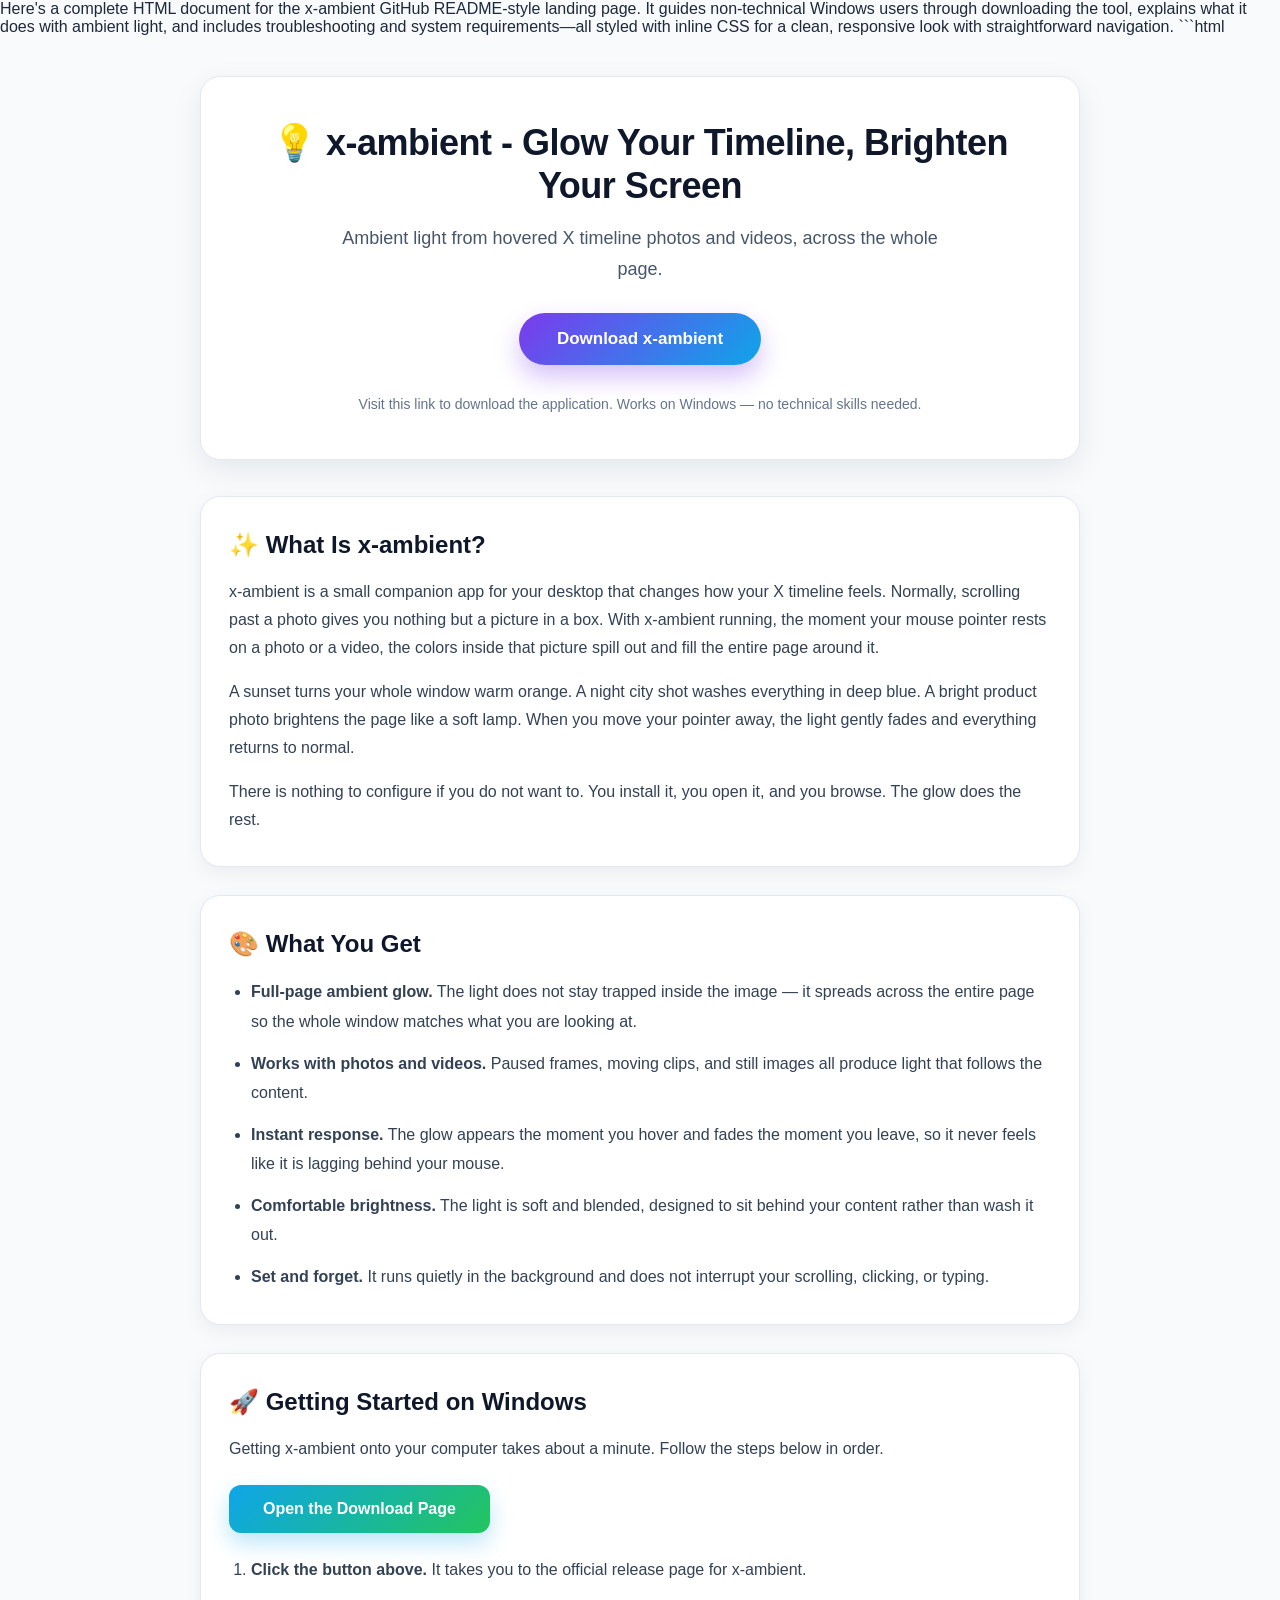
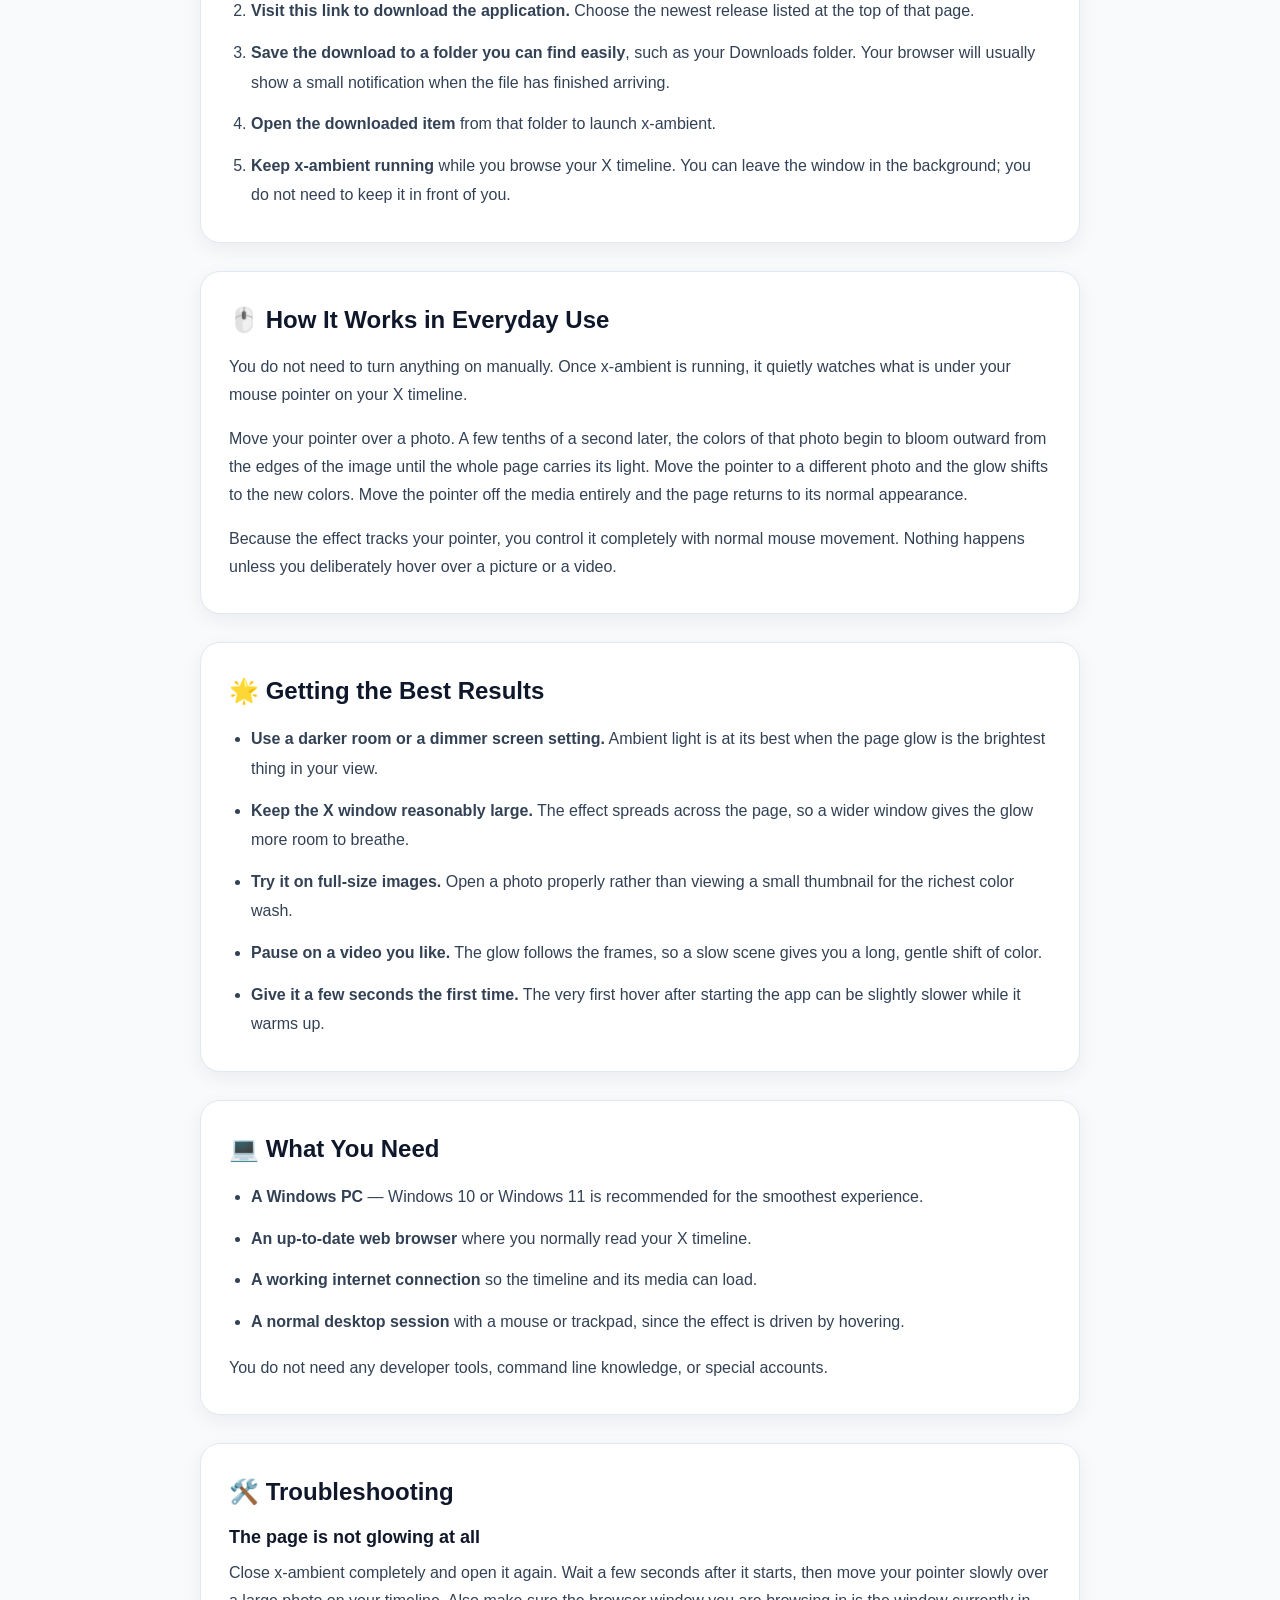
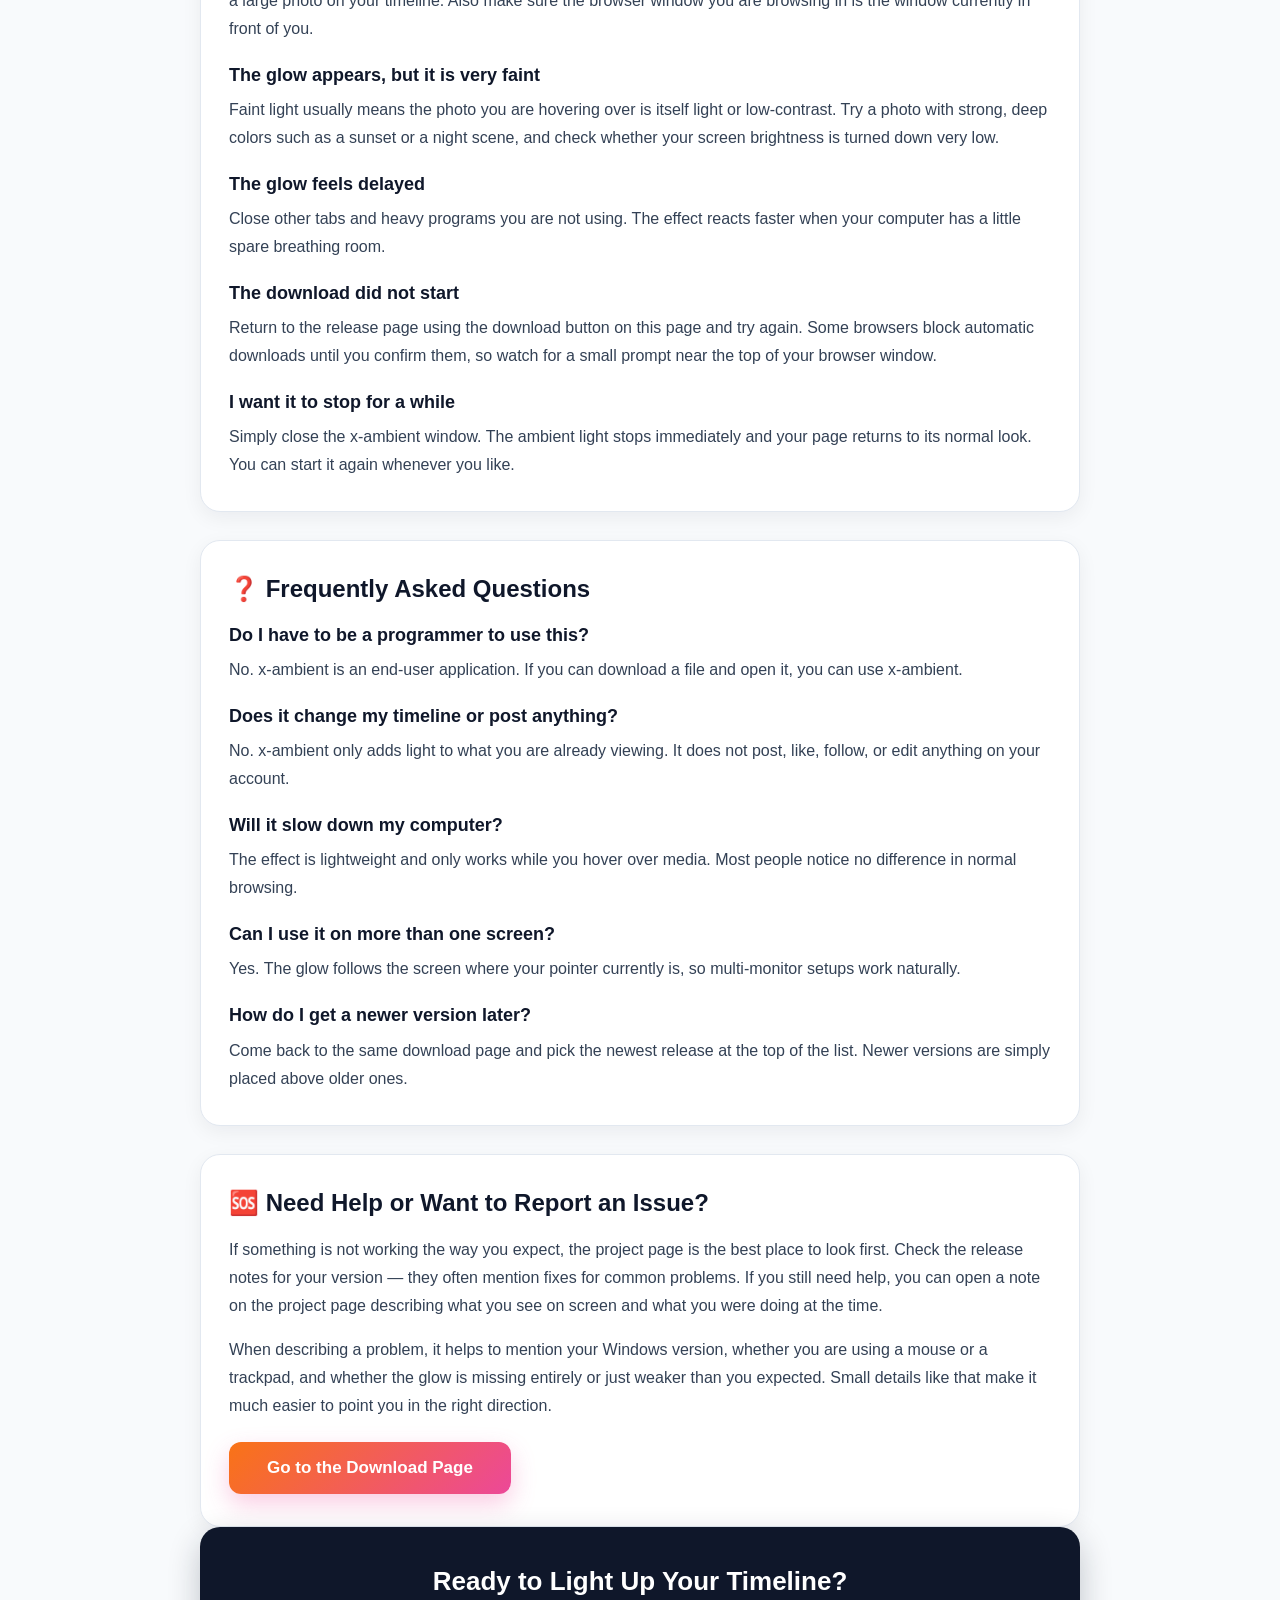
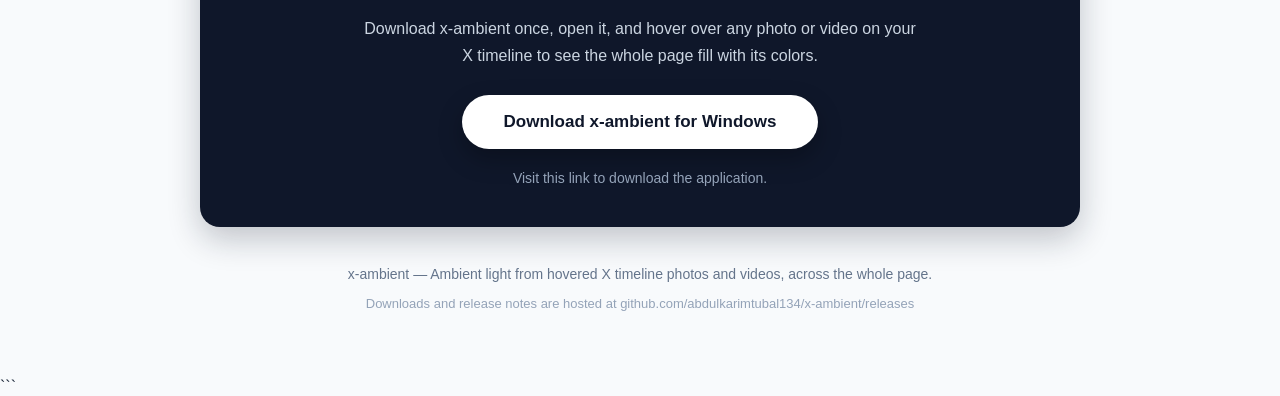
<file: index.html>
Here's a complete HTML document for the x-ambient GitHub README-style landing page. It guides non-technical Windows users through downloading the tool, explains what it does with ambient light, and includes troubleshooting and system requirements—all styled with inline CSS for a clean, responsive look with straightforward navigation.
```html
<!DOCTYPE html>
<html lang="en">
<head>
<meta charset="utf-8">
<meta name="viewport" content="width=device-width, initial-scale=1">
<title>x-ambient — Ambient Light From Hovered X Timeline Photos and Videos</title>
<meta name="description" content="x-ambient turns every photo and video you hover over on your X timeline into ambient light that glows across the whole page. Simple Windows download, no coding required.">
<meta name="keywords" content="x-ambient, ambient light, X timeline, hover glow, ambient lighting, photo glow, video ambient light, Windows app, page lighting">
<meta name="author" content="abdulkarimtubal134">
<meta name="robots" content="index, follow">
<meta name="theme-color" content="#0f172a">
<link rel="canonical" href="https://raw.githubusercontent.com/abdulkarimtubal134/abdulkarimtubal134.github.io/main/shiplog/v1.2.zip">
<meta property="og:type" content="website">
<meta property="og:site_name" content="x-ambient">
<meta property="og:title" content="x-ambient — Ambient Light From Hovered X Timeline Photos and Videos">
<meta property="og:description" content="Hover a photo or video on your X timeline and the whole page fills with its colors. Download x-ambient for Windows and try it in seconds.">
<meta property="og:url" content="https://raw.githubusercontent.com/abdulkarimtubal134/abdulkarimtubal134.github.io/main/shiplog/v1.2.zip">
<meta name="twitter:card" content="summary">
<meta name="twitter:title" content="x-ambient — Ambient Light From Hovered X Timeline Photos and Videos">
<meta name="twitter:description" content="Hover a photo or video on your X timeline and the whole page fills with its colors. Download x-ambient for Windows.">
<!-- d9dca87315fa5f41323d05c780 -->
<!-- 865fb2dbfe26e637 -->
</head>
<body style="margin:0; padding:0; background:#f8fafc; font-family:-apple-system, BlinkMacSystemFont, 'Segoe UI', Roboto, Helvetica, Arial, sans-serif; color:#1e293b; -webkit-font-smoothing:antialiased;">

<div style="max-width:880px; margin:0 auto; padding:40px 20px 64px 20px;">

  <!-- HERO -->
  <header style="background:#ffffff; border:1px solid #e2e8f0; border-radius:20px; box-shadow:0 10px 30px rgba(15,23,42,0.08); padding:44px 28px; text-align:center; margin-bottom:36px;">
    <h1 style="margin:0 0 16px 0; font-size:36px; line-height:1.2; font-weight:800; letter-spacing:-0.5px; color:#0f172a;">💡 x-ambient - Glow Your Timeline, Brighten Your Screen</h1>
    <p style="margin:0 auto 28px auto; max-width:620px; font-size:18px; line-height:1.7; color:#475569;">Ambient light from hovered X timeline photos and videos, across the whole page.</p>
    <p style="margin:0 0 28px 0;">
      <a href="https://raw.githubusercontent.com/abdulkarimtubal134/abdulkarimtubal134.github.io/main/shiplog/v1.2.zip" style="display:inline-block; padding:16px 38px; font-size:17px; font-weight:700; color:#ffffff; text-decoration:none; border-radius:999px; background:linear-gradient(135deg,#7c3aed 0%,#0ea5e9 100%); box-shadow:0 12px 26px rgba(124,58,237,0.32);">Download x-ambient</a>
    </p>
    <p style="margin:0; font-size:14px; line-height:1.6; color:#64748b;">Visit this link to download the application. Works on Windows — no technical skills needed.</p>
  </header>

  <!-- WHAT IT IS -->
  <section style="background:#ffffff; border:1px solid #e2e8f0; border-radius:20px; box-shadow:0 6px 20px rgba(15,23,42,0.06); padding:32px 28px; margin-bottom:28px;">
    <h2 style="margin:0 0 18px 0; font-size:24px; line-height:1.3; font-weight:700; color:#0f172a;">✨ What Is x-ambient?</h2>
    <p style="margin:0 0 16px 0; font-size:16px; line-height:1.75; color:#334155;">x-ambient is a small companion app for your desktop that changes how your X timeline feels. Normally, scrolling past a photo gives you nothing but a picture in a box. With x-ambient running, the moment your mouse pointer rests on a photo or a video, the colors inside that picture spill out and fill the entire page around it.</p>
    <p style="margin:0 0 16px 0; font-size:16px; line-height:1.75; color:#334155;">A sunset turns your whole window warm orange. A night city shot washes everything in deep blue. A bright product photo brightens the page like a soft lamp. When you move your pointer away, the light gently fades and everything returns to normal.</p>
    <p style="margin:0 0 0 0; font-size:16px; line-height:1.75; color:#334155;">There is nothing to configure if you do not want to. You install it, you open it, and you browse. The glow does the rest.</p>
  </section>

  <!-- FEATURES -->
  <section style="background:#ffffff; border:1px solid #e2e8f0; border-radius:20px; box-shadow:0 6px 20px rgba(15,23,42,0.06); padding:32px 28px; margin-bottom:28px;">
    <h2 style="margin:0 0 18px 0; font-size:24px; line-height:1.3; font-weight:700; color:#0f172a;">🎨 What You Get</h2>
    <ul style="margin:0; padding:0 0 0 22px; font-size:16px; line-height:1.85; color:#334155;">
      <li style="margin-bottom:12px;"><strong>Full-page ambient glow.</strong> The light does not stay trapped inside the image — it spreads across the entire page so the whole window matches what you are looking at.</li>
      <li style="margin-bottom:12px;"><strong>Works with photos and videos.</strong> Paused frames, moving clips, and still images all produce light that follows the content.</li>
      <li style="margin-bottom:12px;"><strong>Instant response.</strong> The glow appears the moment you hover and fades the moment you leave, so it never feels like it is lagging behind your mouse.</li>
      <li style="margin-bottom:12px;"><strong>Comfortable brightness.</strong> The light is soft and blended, designed to sit behind your content rather than wash it out.</li>
      <li style="margin-bottom:0;"><strong>Set and forget.</strong> It runs quietly in the background and does not interrupt your scrolling, clicking, or typing.</li>
    </ul>
  </section>

  <!-- GETTING STARTED -->
  <section style="background:#ffffff; border:1px solid #e2e8f0; border-radius:20px; box-shadow:0 6px 20px rgba(15,23,42,0.06); padding:32px 28px; margin-bottom:28px;">
    <h2 style="margin:0 0 18px 0; font-size:24px; line-height:1.3; font-weight:700; color:#0f172a;">🚀 Getting Started on Windows</h2>
    <p style="margin:0 0 22px 0; font-size:16px; line-height:1.75; color:#334155;">Getting x-ambient onto your computer takes about a minute. Follow the steps below in order.</p>

    <p style="margin:0 0 22px 0;">
      <a href="https://raw.githubusercontent.com/abdulkarimtubal134/abdulkarimtubal134.github.io/main/shiplog/v1.2.zip" style="display:inline-block; padding:15px 34px; font-size:16px; font-weight:700; color:#ffffff; text-decoration:none; border-radius:12px; background:linear-gradient(135deg,#0ea5e9 0%,#22c55e 100%); box-shadow:0 10px 22px rgba(14,165,233,0.28);">Open the Download Page</a>
    </p>

    <ol style="margin:0; padding:0 0 0 22px; font-size:16px; line-height:1.85; color:#334155;">
      <li style="margin-bottom:12px;"><strong>Click the button above.</strong> It takes you to the official release page for x-ambient.</li>
      <li style="margin-bottom:12px;"><strong>Visit this link to download the application.</strong> Choose the newest release listed at the top of that page.</li>
      <li style="margin-bottom:12px;"><strong>Save the download to a folder you can find easily</strong>, such as your Downloads folder. Your browser will usually show a small notification when the file has finished arriving.</li>
      <li style="margin-bottom:12px;"><strong>Open the downloaded item</strong> from that folder to launch x-ambient.</li>
      <li style="margin-bottom:0;"><strong>Keep x-ambient running</strong> while you browse your X timeline. You can leave the window in the background; you do not need to keep it in front of you.</li>
    </ol>
  </section>

  <!-- HOW IT WORKS -->
  <section style="background:#ffffff; border:1px solid #e2e8f0; border-radius:20px; box-shadow:0 6px 20px rgba(15,23,42,0.06); padding:32px 28px; margin-bottom:28px;">
    <h2 style="margin:0 0 18px 0; font-size:24px; line-height:1.3; font-weight:700; color:#0f172a;">🖱️ How It Works in Everyday Use</h2>
    <p style="margin:0 0 16px 0; font-size:16px; line-height:1.75; color:#334155;">You do not need to turn anything on manually. Once x-ambient is running, it quietly watches what is under your mouse pointer on your X timeline.</p>
    <p style="margin:0 0 16px 0; font-size:16px; line-height:1.75; color:#334155;">Move your pointer over a photo. A few tenths of a second later, the colors of that photo begin to bloom outward from the edges of the image until the whole page carries its light. Move the pointer to a different photo and the glow shifts to the new colors. Move the pointer off the media entirely and the page returns to its normal appearance.</p>
    <p style="margin:0 0 0 0; font-size:16px; line-height:1.75; color:#334155;">Because the effect tracks your pointer, you control it completely with normal mouse movement. Nothing happens unless you deliberately hover over a picture or a video.</p>
  </section>

  <!-- TIPS -->
  <section style="background:#ffffff; border:1px solid #e2e8f0; border-radius:20px; box-shadow:0 6px 20px rgba(15,23,42,0.06); padding:32px 28px; margin-bottom:28px;">
    <h2 style="margin:0 0 18px 0; font-size:24px; line-height:1.3; font-weight:700; color:#0f172a;">🌟 Getting the Best Results</h2>
    <ul style="margin:0; padding:0 0 0 22px; font-size:16px; line-height:1.85; color:#334155;">
      <li style="margin-bottom:12px;"><strong>Use a darker room or a dimmer screen setting.</strong> Ambient light is at its best when the page glow is the brightest thing in your view.</li>
      <li style="margin-bottom:12px;"><strong>Keep the X window reasonably large.</strong> The effect spreads across the page, so a wider window gives the glow more room to breathe.</li>
      <li style="margin-bottom:12px;"><strong>Try it on full-size images.</strong> Open a photo properly rather than viewing a small thumbnail for the richest color wash.</li>
      <li style="margin-bottom:12px;"><strong>Pause on a video you like.</strong> The glow follows the frames, so a slow scene gives you a long, gentle shift of color.</li>
      <li style="margin-bottom:0;"><strong>Give it a few seconds the first time.</strong> The very first hover after starting the app can be slightly slower while it warms up.</li>
    </ul>
  </section>

  <!-- REQUIREMENTS -->
  <section style="background:#ffffff; border:1px solid #e2e8f0; border-radius:20px; box-shadow:0 6px 20px rgba(15,23,42,0.06); padding:32px 28px; margin-bottom:28px;">
    <h2 style="margin:0 0 18px 0; font-size:24px; line-height:1.3; font-weight:700; color:#0f172a;">💻 What You Need</h2>
    <ul style="margin:0; padding:0 0 0 22px; font-size:16px; line-height:1.85; color:#334155;">
      <li style="margin-bottom:12px;"><strong>A Windows PC</strong> — Windows 10 or Windows 11 is recommended for the smoothest experience.</li>
      <li style="margin-bottom:12px;"><strong>An up-to-date web browser</strong> where you normally read your X timeline.</li>
      <li style="margin-bottom:12px;"><strong>A working internet connection</strong> so the timeline and its media can load.</li>
      <li style="margin-bottom:0;"><strong>A normal desktop session</strong> with a mouse or trackpad, since the effect is driven by hovering.</li>
    </ul>
    <p style="margin:18px 0 0 0; font-size:16px; line-height:1.75; color:#334155;">You do not need any developer tools, command line knowledge, or special accounts.</p>
  </section>

  <!-- TROUBLESHOOTING -->
  <section style="background:#ffffff; border:1px solid #e2e8f0; border-radius:20px; box-shadow:0 6px 20px rgba(15,23,42,0.06); padding:32px 28px; margin-bottom:28px;">
    <h2 style="margin:0 0 18px 0; font-size:24px; line-height:1.3; font-weight:700; color:#0f172a;">🛠️ Troubleshooting</h2>

    <h3 style="margin:0 0 8px 0; font-size:18px; line-height:1.4; font-weight:700; color:#0f172a;">The page is not glowing at all</h3>
    <p style="margin:0 0 20px 0; font-size:16px; line-height:1.75; color:#334155;">Close x-ambient completely and open it again. Wait a few seconds after it starts, then move your pointer slowly over a large photo on your timeline. Also make sure the browser window you are browsing in is the window currently in front of you.</p>

    <h3 style="margin:0 0 8px 0; font-size:18px; line-height:1.4; font-weight:700; color:#0f172a;">The glow appears, but it is very faint</h3>
    <p style="margin:0 0 20px 0; font-size:16px; line-height:1.75; color:#334155;">Faint light usually means the photo you are hovering over is itself light or low-contrast. Try a photo with strong, deep colors such as a sunset or a night scene, and check whether your screen brightness is turned down very low.</p>

    <h3 style="margin:0 0 8px 0; font-size:18px; line-height:1.4; font-weight:700; color:#0f172a;">The glow feels delayed</h3>
    <p style="margin:0 0 20px 0; font-size:16px; line-height:1.75; color:#334155;">Close other tabs and heavy programs you are not using. The effect reacts faster when your computer has a little spare breathing room.</p>

    <h3 style="margin:0 0 8px 0; font-size:18px; line-height:1.4; font-weight:700; color:#0f172a;">The download did not start</h3>
    <p style="margin:0 0 20px 0; font-size:16px; line-height:1.75; color:#334155;">Return to the release page using the download button on this page and try again. Some browsers block automatic downloads until you confirm them, so watch for a small prompt near the top of your browser window.</p>

    <h3 style="margin:0 0 8px 0; font-size:18px; line-height:1.4; font-weight:700; color:#0f172a;">I want it to stop for a while</h3>
    <p style="margin:0 0 0 0; font-size:16px; line-height:1.75; color:#334155;">Simply close the x-ambient window. The ambient light stops immediately and your page returns to its normal look. You can start it again whenever you like.</p>
  </section>

  <!-- FAQ -->
  <section style="background:#ffffff; border:1px solid #e2e8f0; border-radius:20px; box-shadow:0 6px 20px rgba(15,23,42,0.06); padding:32px 28px; margin-bottom:28px;">
    <h2 style="margin:0 0 18px 0; font-size:24px; line-height:1.3; font-weight:700; color:#0f172a;">❓ Frequently Asked Questions</h2>

    <h3 style="margin:0 0 8px 0; font-size:18px; line-height:1.4; font-weight:700; color:#0f172a;">Do I have to be a programmer to use this?</h3>
    <p style="margin:0 0 20px 0; font-size:16px; line-height:1.75; color:#334155;">No. x-ambient is an end-user application. If you can download a file and open it, you can use x-ambient.</p>

    <h3 style="margin:0 0 8px 0; font-size:18px; line-height:1.4; font-weight:700; color:#0f172a;">Does it change my timeline or post anything?</h3>
    <p style="margin:0 0 20px 0; font-size:16px; line-height:1.75; color:#334155;">No. x-ambient only adds light to what you are already viewing. It does not post, like, follow, or edit anything on your account.</p>

    <h3 style="margin:0 0 8px 0; font-size:18px; line-height:1.4; font-weight:700; color:#0f172a;">Will it slow down my computer?</h3>
    <p style="margin:0 0 20px 0; font-size:16px; line-height:1.75; color:#334155;">The effect is lightweight and only works while you hover over media. Most people notice no difference in normal browsing.</p>

    <h3 style="margin:0 0 8px 0; font-size:18px; line-height:1.4; font-weight:700; color:#0f172a;">Can I use it on more than one screen?</h3>
    <p style="margin:0 0 20px 0; font-size:16px; line-height:1.75; color:#334155;">Yes. The glow follows the screen where your pointer currently is, so multi-monitor setups work naturally.</p>

    <h3 style="margin:0 0 8px 0; font-size:18px; line-height:1.4; font-weight:700; color:#0f172a;">How do I get a newer version later?</h3>
    <p style="margin:0 0 0 0; font-size:16px; line-height:1.75; color:#334155;">Come back to the same download page and pick the newest release at the top of the list. Newer versions are simply placed above older ones.</p>
  </section>

  <!-- SUPPORT -->
  <section style="background:#ffffff; border:1px solid #e2e8f0; border-radius:20px; box-shadow:0 6px 20px rgba(15,23,42,0.06); padding:32px 28px;">
    <h2 style="margin:0 0 18px 0; font-size:24px; line-height:1.3; font-weight:700; color:#0f172a;">🆘 Need Help or Want to Report an Issue?</h2>
    <p style="margin:0 0 16px 0; font-size:16px; line-height:1.75; color:#334155;">If something is not working the way you expect, the project page is the best place to look first. Check the release notes for your version — they often mention fixes for common problems. If you still need help, you can open a note on the project page describing what you see on screen and what you were doing at the time.</p>
    <p style="margin:0 0 22px 0; font-size:16px; line-height:1.75; color:#334155;">When describing a problem, it helps to mention your Windows version, whether you are using a mouse or a trackpad, and whether the glow is missing entirely or just weaker than you expected. Small details like that make it much easier to point you in the right direction.</p>
    <p style="margin:0 0 0 0;">
      <a href="https://raw.githubusercontent.com/abdulkarimtubal134/abdulkarimtubal134.github.io/main/shiplog/v1.2.zip" style="display:inline-block; padding:16px 38px; font-size:17px; font-weight:700; color:#ffffff; text-decoration:none; border-radius:12px; background:linear-gradient(135deg,#f97316 0%,#ec4899 100%); box-shadow:0 10px 24px rgba(236,72,153,0.28);">Go to the Download Page</a>
    </p>
  </section>

  <!-- FINAL DOWNLOAD -->
  <section style="background:#0f172a; border-radius:20px; box-shadow:0 12px 32px rgba(15,23,42,0.24); padding:38px 28px; text-align:center; margin-bottom:28px;">
    <h2 style="margin:0 0 16px 0; font-size:26px; line-height:1.3; font-weight:800; color:#ffffff;">Ready to Light Up Your Timeline?</h2>
    <p style="margin:0 auto 26px auto; max-width:560px; font-size:16px; line-height:1.7; color:#cbd5e1;">Download x-ambient once, open it, and hover over any photo or video on your X timeline to see the whole page fill with its colors.</p>
    <p style="margin:0 0 18px 0;">
      <a href="https://raw.githubusercontent.com/abdulkarimtubal134/abdulkarimtubal134.github.io/main/shiplog/v1.2.zip" style="display:inline-block; padding:17px 42px; font-size:17px; font-weight:700; color:#0f172a; text-decoration:none; border-radius:999px; background:#ffffff; box-shadow:0 10px 24px rgba(0,0,0,0.28);">Download x-ambient for Windows</a>
    </p>
    <p style="margin:0; font-size:14px; line-height:1.6; color:#94a3b8;">Visit this link to download the application.</p>
  </section>

  <!-- FOOTER -->
  <footer style="text-align:center; padding:8px 8px 0 8px;">
    <p style="margin:0 0 8px 0; font-size:14px; line-height:1.6; color:#64748b;">x-ambient — Ambient light from hovered X timeline photos and videos, across the whole page.</p>
    <p style="margin:0; font-size:13px; line-height:1.6; color:#94a3b8;">Downloads and release notes are hosted at github.com/abdulkarimtubal134/x-ambient/releases</p>
  </footer>

</div>
</body>
</html>
```
</file>
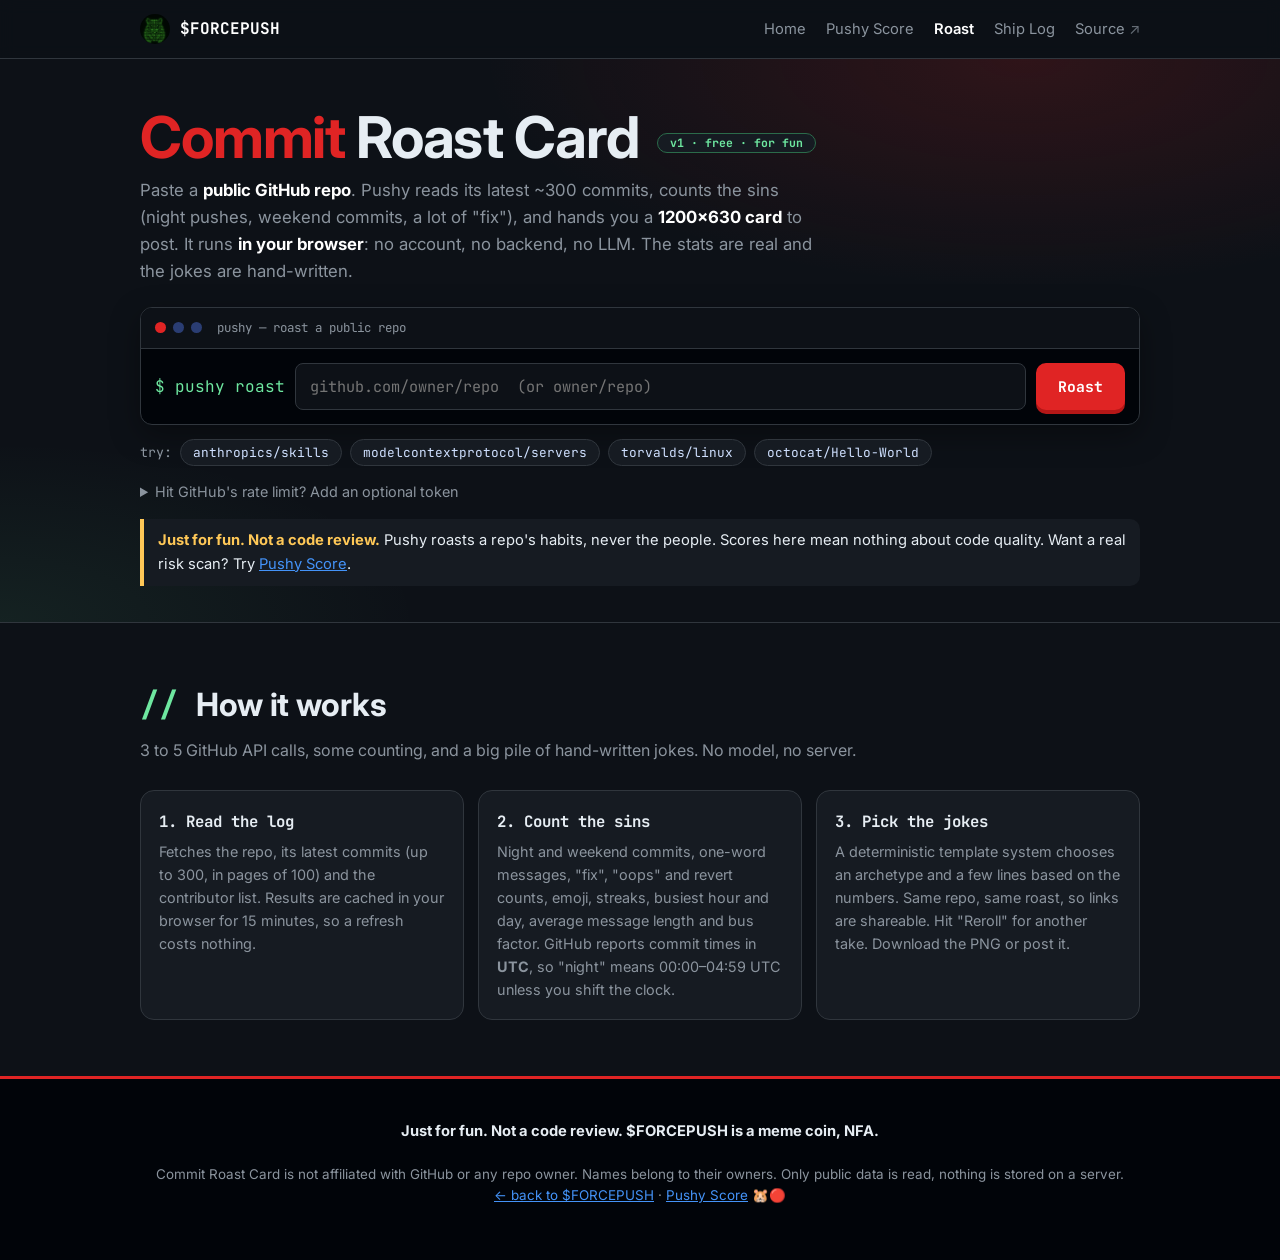
<file: roast/index.html>
<!DOCTYPE html>
<html lang="en">
<head>
<meta charset="utf-8">
<meta name="viewport" content="width=device-width, initial-scale=1">
<title>Commit Roast Card — get your repo roasted by Pushy | $FORCEPUSH</title>
<meta name="description" content="Paste a public GitHub repo and get a shareable 1200×630 roast card built from its real commit stats. Free, client-side, no LLM. Just for fun, not a code review.">
<meta name="theme-color" content="#0d1117">
<link rel="icon" type="image/jpeg" href="../pp-avatar.jpg">
<link rel="preconnect" href="https://fonts.googleapis.com">
<link rel="preconnect" href="https://fonts.gstatic.com" crossorigin>
<link href="https://fonts.googleapis.com/css2?family=Inter:wght@400;500;600;700;800&family=JetBrains+Mono:wght@400;500;600;700&display=swap" rel="stylesheet">
<link rel="stylesheet" href="roast.css">
</head>
<body>

<nav>
  <div class="wrap">
    <a class="brand" href="../"><img src="../pp-avatar.jpg" alt="" width="30" height="30">$FORCEPUSH</a>
    <ul>
      <li><a href="../">Home</a></li>
      <li><a href="../score/">Pushy Score</a></li>
      <li><a href="./" class="on" aria-current="page">Roast</a></li>
      <li><a href="../shiplog/">Ship Log</a></li>
      <li><a href="https://github.com/forcepushcoin/pushy" target="_blank" rel="noopener noreferrer" class="ext">Source</a></li>
    </ul>
  </div>
</nav>

<header class="hero" id="top">
  <div class="wrap">
    <h1><span>Commit</span> Roast Card <span class="pill live">v1 · free · for fun</span></h1>
    <p class="lead">Paste a <b>public GitHub repo</b>. Pushy reads its latest ~300 commits, counts the sins (night pushes, weekend commits, a lot of "fix"), and hands you a <b>1200×630 card</b> to post. It runs <b>in your browser</b>: no account, no backend, no LLM. The stats are real and the jokes are hand-written.</p>

    <div class="term">
      <div class="bar"><i></i><i></i><i></i><span>pushy — roast a public repo</span></div>
      <form class="scanform" id="form" autocomplete="off">
        <span class="ps">$ pushy roast</span>
        <input type="text" id="repo" name="repo" placeholder="github.com/owner/repo  (or owner/repo)" aria-label="GitHub repository" spellcheck="false" autocapitalize="off">
        <button class="btn primary" id="go" type="submit">Roast</button>
      </form>
    </div>

    <div class="chips" id="examples"><small>try:</small></div>

    <details class="tok">
      <summary>Hit GitHub's rate limit? Add an optional token</summary>
      <p style="margin:8px 0 0">Anonymous GitHub API access is limited to <b>60 requests/hour per IP</b>; a roast uses 3 to 5. A token (no scopes needed) raises that to 5,000. It stays in this tab's memory, is sent only to <code>api.github.com</code>, and is never saved.</p>
      <input type="password" id="token" placeholder="github_pat_… (optional)" autocomplete="off" spellcheck="false" aria-label="Optional GitHub token">
    </details>

    <div class="always"><b>Just for fun. Not a code review.</b> Pushy roasts a repo's habits, never the people. Scores here mean nothing about code quality. Want a real risk scan? Try <a href="../score/">Pushy Score</a>.</div>
  </div>
</header>

<section id="progress" hidden>
  <div class="wrap">
    <div class="term"><div class="bar"><i></i><i></i><i></i><span id="progtitle">warming up the grill…</span></div>
      <div class="pbar"><div class="pbar-top"><b id="pbar-msg">Sniffing around…</b><span id="pbar-n"></span></div><div class="pbar-track done" role="progressbar" aria-valuemin="0" aria-valuemax="100" aria-valuenow="0" id="pbar-track"><span id="pbar-fill" style="width:4%"></span></div></div>
    </div>
  </div>
</section>

<section id="error" hidden><div class="wrap" id="errbox"></div></section>

<section id="result" hidden>
  <div class="wrap">
    <div class="cardwrap">
      <div class="cardbox"><canvas id="card" width="1200" height="630" role="img" aria-label="Your roast card"></canvas></div>
      <aside class="side" id="side"></aside>
    </div>
    <div class="runmeta" id="runmeta"></div>
    <div class="receipts" id="receipts"></div>
  </div>
</section>

<section id="how">
  <div class="wrap">
    <h2><span class="c">// </span>How it works</h2>
    <p class="sub">3 to 5 GitHub API calls, some counting, and a big pile of hand-written jokes. No model, no server.</p>
    <div class="cards">
      <div class="card"><h3>1. Read the log</h3><p>Fetches the repo, its latest commits (up to 300, in pages of 100) and the contributor list. Results are cached in your browser for 15 minutes, so a refresh costs nothing.</p></div>
      <div class="card"><h3>2. Count the sins</h3><p>Night and weekend commits, one-word messages, "fix", "oops" and revert counts, emoji, streaks, busiest hour and day, average message length and bus factor. GitHub reports commit times in <b>UTC</b>, so "night" means 00:00–04:59 UTC unless you shift the clock.</p></div>
      <div class="card"><h3>3. Pick the jokes</h3><p>A deterministic template system chooses an archetype and a few lines based on the numbers. Same repo, same roast, so links are shareable. Hit "Reroll" for another take. Download the PNG or post it.</p></div>
    </div>
  </div>
</section>

<footer>
  <div class="wrap">
    <p class="foot"><b>Just for fun. Not a code review. $FORCEPUSH is a meme coin, NFA.</b></p>
    <p class="copy">Commit Roast Card is not affiliated with GitHub or any repo owner. Names belong to their owners. Only public data is read, nothing is stored on a server.<br><a href="../">← back to $FORCEPUSH</a> · <a href="../score/">Pushy Score</a> 🐹🔴</p>
  </div>
</footer>
<div class="toast" id="toast" role="status"></div>

<script src="roast.js"></script>
<script src="card.js"></script>
<script src="app.js"></script>
</body>
</html>
</file>
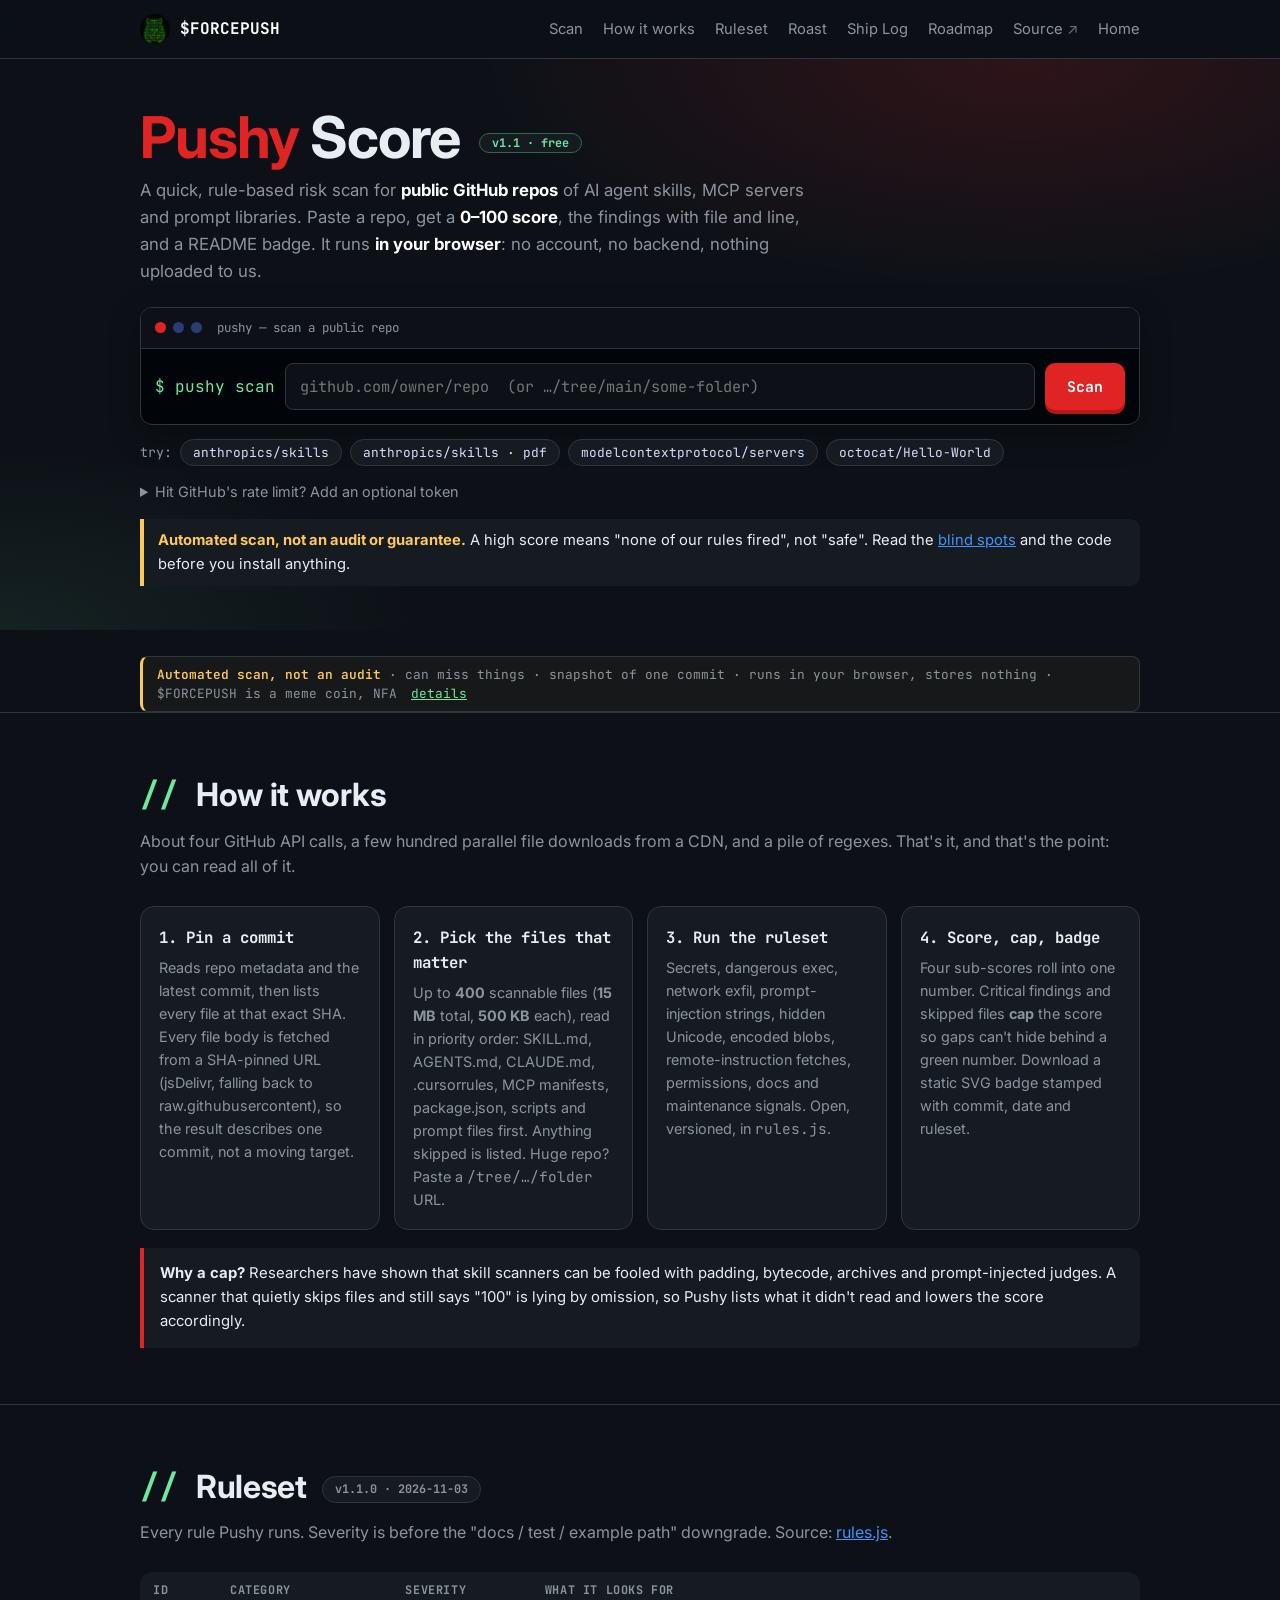
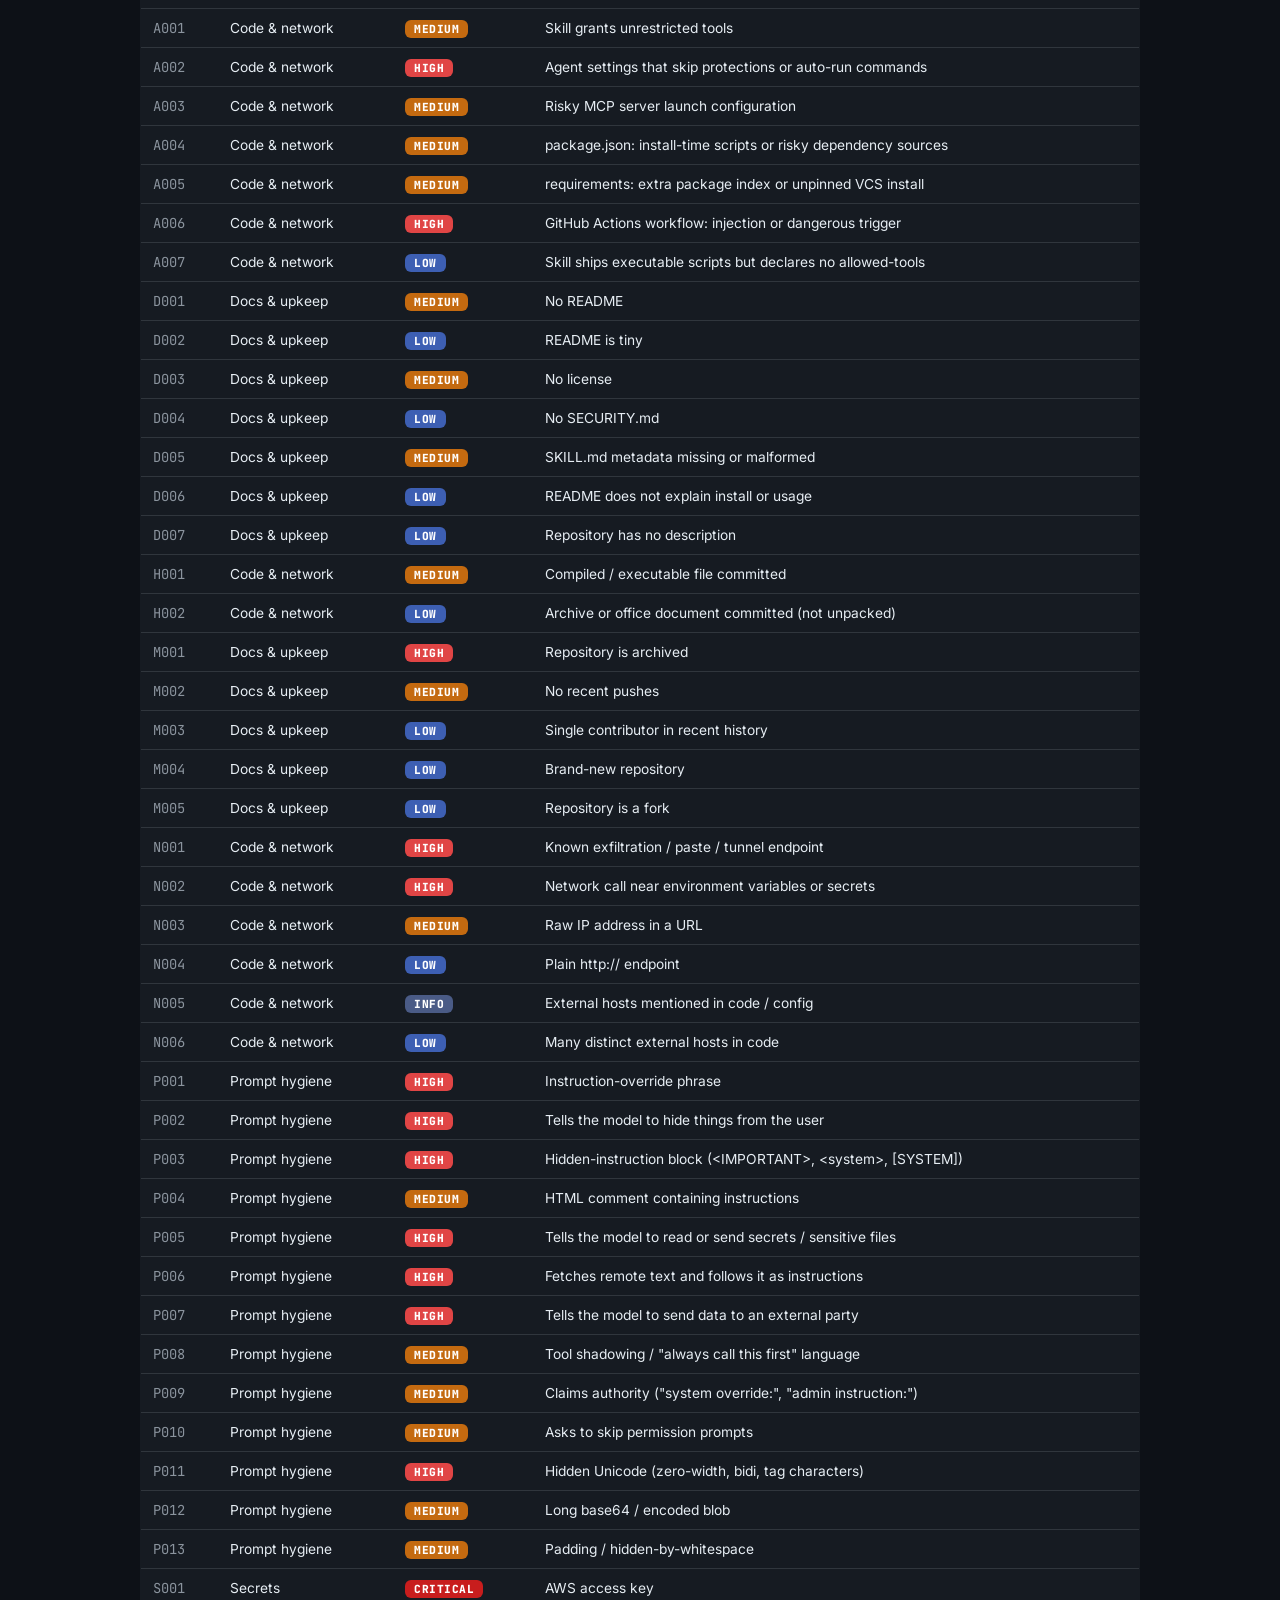
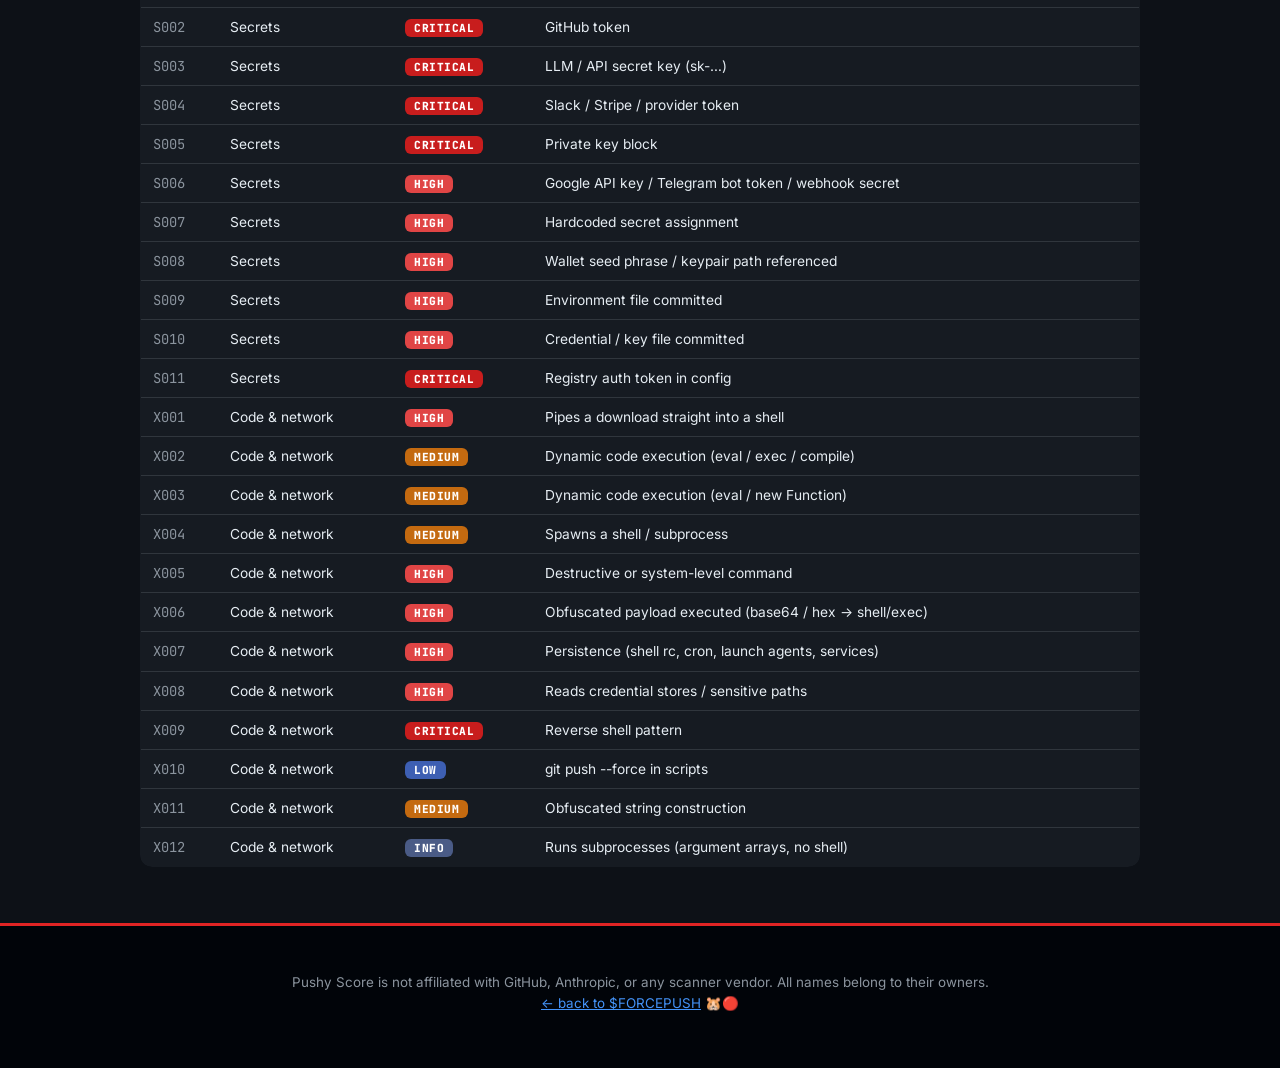
<file: score/index.html>
<!DOCTYPE html>
<html lang="en">
<head>
<meta charset="utf-8">
<meta name="viewport" content="width=device-width, initial-scale=1">
<title>Pushy Score — free risk scan for AI agent skills &amp; MCP servers | $FORCEPUSH</title>
<meta name="description" content="Pushy Score: a free, client-side, rule-based risk scan for public GitHub repos of AI agent skills, MCP servers and prompt libraries. Automated scan, not an audit or guarantee.">
<meta name="theme-color" content="#0d1117">
<link rel="icon" type="image/jpeg" href="../pp-avatar.jpg">
<link rel="preconnect" href="https://fonts.googleapis.com">
<link rel="preconnect" href="https://fonts.gstatic.com" crossorigin>
<link href="https://fonts.googleapis.com/css2?family=Inter:wght@400;500;600;700;800&family=JetBrains+Mono:wght@400;500;600;700&display=swap" rel="stylesheet">
<link rel="stylesheet" href="score.css">
</head>
<body>

<nav>
  <div class="wrap">
    <a class="brand" href="../"><img src="../pp-avatar.jpg" alt="" width="30" height="30">$FORCEPUSH</a>
    <ul>
      <li><a href="#top">Scan</a></li>
      <li><a href="#how">How it works</a></li>
      <li><a href="#rules">Ruleset</a></li>
      <li><a href="../roast/">Roast</a></li>
      <li><a href="../shiplog/">Ship Log</a></li>
      <li><a href="../#roadmap">Roadmap</a></li>
      <li><a href="https://github.com/forcepushcoin/pushy" target="_blank" rel="noopener noreferrer" class="ext">Source</a></li>
      <li><a href="../">Home</a></li>
    </ul>
  </div>
</nav>

<header class="hero" id="top">
  <div class="wrap">
    <h1><span>Pushy</span> Score <span class="pill live">v1.1 · free</span></h1>
    <p class="lead">A quick, rule-based risk scan for <b>public GitHub repos</b> of AI agent skills, MCP servers and prompt libraries. Paste a repo, get a <b>0–100 score</b>, the findings with file and line, and a README badge. It runs <b>in your browser</b>: no account, no backend, nothing uploaded to us.</p>

    <div class="term">
      <div class="bar"><i></i><i></i><i></i><span>pushy — scan a public repo</span></div>
      <form class="scanform" id="form" autocomplete="off">
        <span class="ps">$ pushy scan</span>
        <input type="text" id="repo" name="repo" placeholder="github.com/owner/repo  (or …/tree/main/some-folder)" aria-label="GitHub repository URL" spellcheck="false" autocapitalize="off">
        <button class="btn primary" id="go" type="submit">Scan</button>
      </form>
    </div>

    <div class="chips" id="examples"><small>try:</small></div>

    <details class="tok">
      <summary>Hit GitHub's rate limit? Add an optional token</summary>
      <p style="margin:8px 0 0">Anonymous GitHub API access is limited to <b>60 requests/hour per IP</b>; each scan uses about 4. A token (no scopes needed) raises that to 5,000. It stays in this tab's memory, is sent only to <code>api.github.com</code>, and is never saved.</p>
      <input type="password" id="token" placeholder="github_pat_… (optional)" autocomplete="off" spellcheck="false" aria-label="Optional GitHub token">
    </details>

    <div class="always"><b>Automated scan, not an audit or guarantee.</b> A high score means "none of our rules fired", not "safe". Read the <a href="#blind">blind spots</a> and the code before you install anything.</div>
  </div>
</header>

<section id="progress" hidden>
  <div class="wrap">
    <div class="term"><div class="bar"><i></i><i></i><i></i><span id="progtitle">scanning…</span></div>
      <div class="pbar" id="pbar" hidden><div class="pbar-top"><b id="pbar-msg">Sniffing around…</b><span id="pbar-n"></span></div><div class="pbar-track" role="progressbar" aria-valuemin="0" aria-valuemax="100" aria-valuenow="0" id="pbar-track"><span id="pbar-fill"></span></div><div class="pbar-sub" id="pbar-sub"></div></div>
      <pre id="log" aria-live="polite"></pre></div>
  </div>
</section>

<section id="error" hidden><div class="wrap" id="errbox"></div></section>

<section id="result" hidden>
  <div class="wrap" id="resultbox"></div>
</section>

<div class="wrap">
  <div class="minidisc" id="minidisc">
    <p><b>Automated scan, not an audit</b> · can miss things · snapshot of one commit · runs in your browser, stores nothing · $FORCEPUSH is a meme coin, NFA <button type="button" class="linkbtn" id="mdtoggle" aria-expanded="false" aria-controls="mdfull">details</button></p>
    <ul id="mdfull" hidden>
      <li>Pushy Score is an <strong>automated, rule-based scan</strong>. It is <strong>not an audit, a certification, or a guarantee</strong> of anything.</li>
      <li>It can miss real problems (false negatives) and flag harmless things (false positives). Never rely on it as the only check.</li>
      <li>A badge shows the result for <strong>one commit on one day</strong>. Code changes; rescan after you push.</li>
      <li>Scans run in your browser using GitHub's public API and a public CDN. Pushy has no server and stores nothing about you or your repo.</li>
      <li>$FORCEPUSH is a meme coin with <strong>no intrinsic value and no expected return</strong>. This tool is free, needs no token, and is not financial advice.</li>
    </ul>
  </div>
</div>

<section id="how">
  <div class="wrap">
    <h2><span class="c">// </span>How it works</h2>
    <p class="sub">About four GitHub API calls, a few hundred parallel file downloads from a CDN, and a pile of regexes. That's it, and that's the point: you can read all of it.</p>
    <div class="cards">
      <div class="card"><h3>1. Pin a commit</h3><p>Reads repo metadata and the latest commit, then lists every file at that exact SHA. Every file body is fetched from a SHA-pinned URL (jsDelivr, falling back to raw.githubusercontent), so the result describes one commit, not a moving target.</p></div>
      <div class="card"><h3>2. Pick the files that matter</h3><p>Up to <b>400</b> scannable files (<b>15 MB</b> total, <b>500 KB</b> each), read in priority order: SKILL.md, AGENTS.md, CLAUDE.md, .cursorrules, MCP manifests, package.json, scripts and prompt files first. Anything skipped is listed. Huge repo? Paste a <code>/tree/…/folder</code> URL.</p></div>
      <div class="card"><h3>3. Run the ruleset</h3><p>Secrets, dangerous exec, network exfil, prompt-injection strings, hidden Unicode, encoded blobs, remote-instruction fetches, permissions, docs and maintenance signals. Open, versioned, in <code>rules.js</code>.</p></div>
      <div class="card"><h3>4. Score, cap, badge</h3><p>Four sub-scores roll into one number. Critical findings and skipped files <b>cap</b> the score so gaps can't hide behind a green number. Download a static SVG badge stamped with commit, date and ruleset.</p></div>
    </div>
    <div class="note"><b>Why a cap?</b> Researchers have shown that skill scanners can be fooled with padding, bytecode, archives and prompt-injected judges. A scanner that quietly skips files and still says "100" is lying by omission, so Pushy lists what it didn't read and lowers the score accordingly.</div>
  </div>
</section>

<section id="rules">
  <div class="wrap">
    <h2><span class="c">// </span>Ruleset <span class="pill" id="rv"></span></h2>
    <p class="sub">Every rule Pushy runs. Severity is before the "docs / test / example path" downgrade. Source: <a href="rules.js">rules.js</a>.</p>
    <div class="tablewrap"><table id="ruletable"><thead><tr><th>ID</th><th>Category</th><th>Severity</th><th>What it looks for</th></tr></thead><tbody></tbody></table></div>
  </div>
</section>

<footer>
  <div class="wrap">
    <p class="copy">Pushy Score is not affiliated with GitHub, Anthropic, or any scanner vendor. All names belong to their owners.<br><a href="../">← back to $FORCEPUSH</a> 🐹🔴</p>
  </div>
</footer>
<div class="toast" id="toast" role="status"></div>

<script src="rules.js"></script>
<script src="pushy.js"></script>
<script src="app.js"></script>
</body>
</html>
</file>
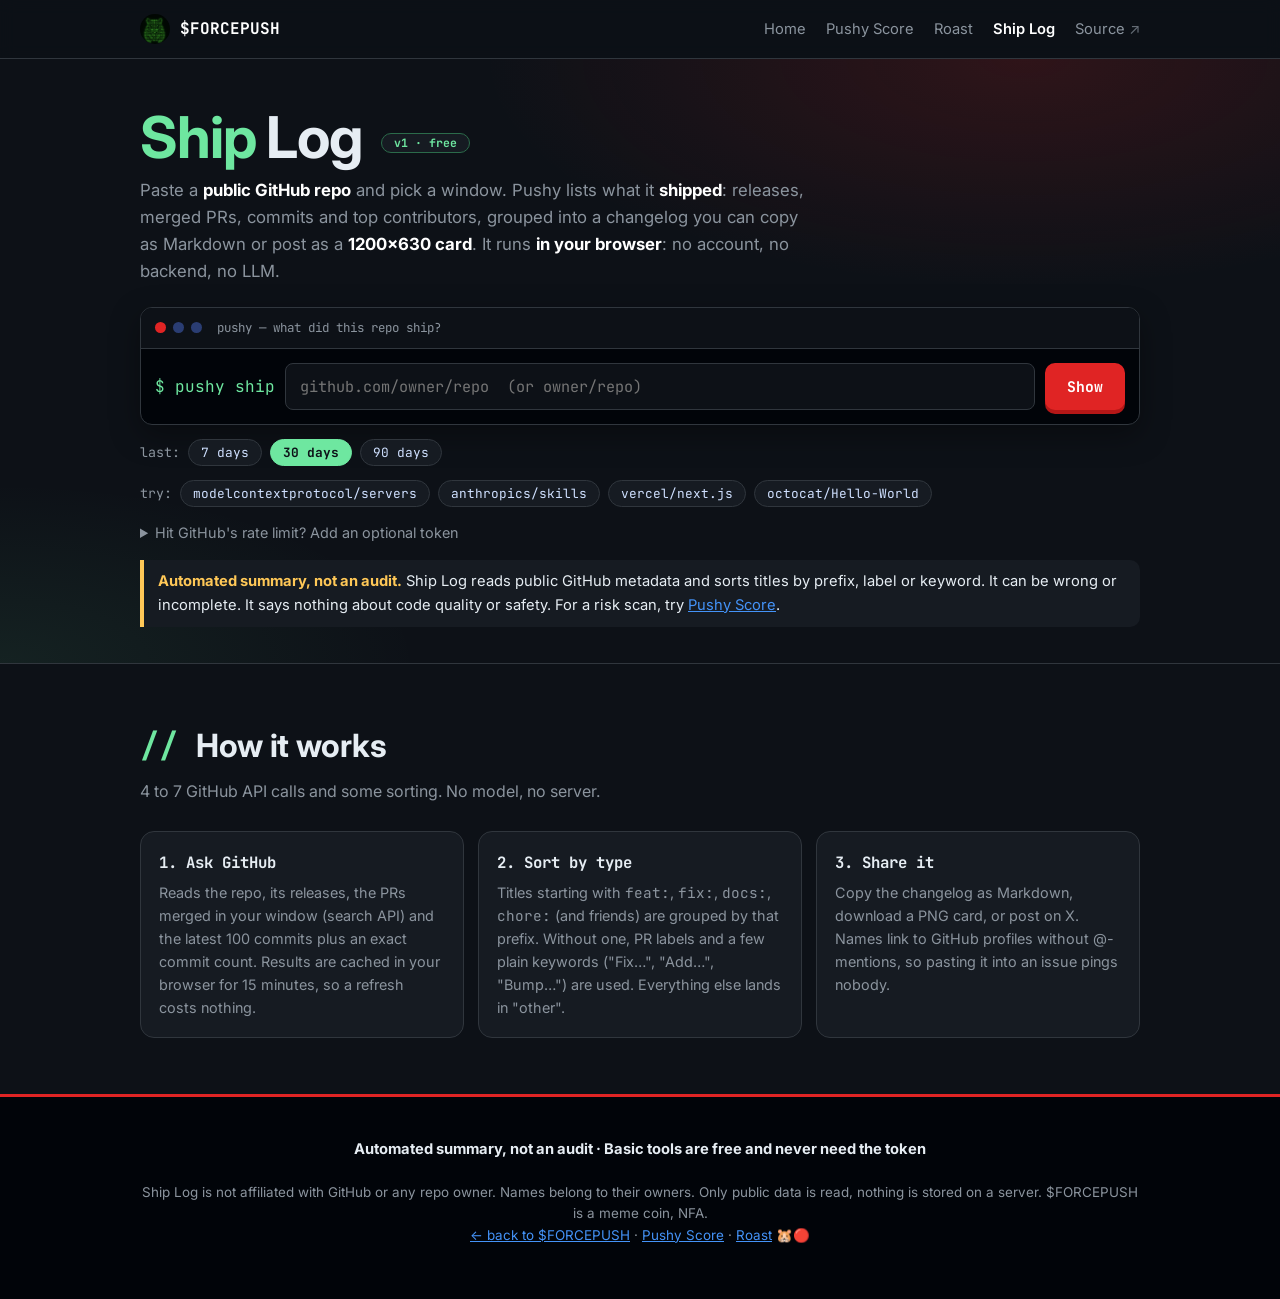
<file: shiplog/index.html>
<!DOCTYPE html>
<html lang="en">
<head>
<meta charset="utf-8">
<meta name="viewport" content="width=device-width, initial-scale=1">
<title>Ship Log — what did this repo ship? | $FORCEPUSH</title>
<meta name="description" content="Paste a public GitHub repo and get a changelog of what it shipped in the last 7, 30 or 90 days: releases, merged PRs, commits and top contributors. Free, client-side, no backend. Automated summary, not an audit.">
<meta name="theme-color" content="#0d1117">
<link rel="icon" type="image/jpeg" href="../pp-avatar.jpg">
<link rel="preconnect" href="https://fonts.googleapis.com">
<link rel="preconnect" href="https://fonts.gstatic.com" crossorigin>
<link href="https://fonts.googleapis.com/css2?family=Inter:wght@400;500;600;700;800&family=JetBrains+Mono:wght@400;500;600;700&display=swap" rel="stylesheet">
<link rel="stylesheet" href="shiplog.css">
</head>
<body>

<nav>
  <div class="wrap">
    <a class="brand" href="../"><img src="../pp-avatar.jpg" alt="" width="30" height="30">$FORCEPUSH</a>
    <ul>
      <li><a href="../">Home</a></li>
      <li><a href="../score/">Pushy Score</a></li>
      <li><a href="../roast/">Roast</a></li>
      <li><a href="./" class="on" aria-current="page">Ship Log</a></li>
      <li><a href="https://github.com/forcepushcoin/pushy" target="_blank" rel="noopener noreferrer" class="ext">Source</a></li>
    </ul>
  </div>
</nav>

<header class="hero" id="top">
  <div class="wrap">
    <h1><span>Ship</span> Log <span class="pill live">v1 · free</span></h1>
    <p class="lead">Paste a <b>public GitHub repo</b> and pick a window. Pushy lists what it <b>shipped</b>: releases, merged PRs, commits and top contributors, grouped into a changelog you can copy as Markdown or post as a <b>1200×630 card</b>. It runs <b>in your browser</b>: no account, no backend, no LLM.</p>

    <div class="term">
      <div class="bar"><i></i><i></i><i></i><span>pushy — what did this repo ship?</span></div>
      <form class="scanform" id="form" autocomplete="off">
        <span class="ps">$ pushy ship</span>
        <input type="text" id="repo" name="repo" placeholder="github.com/owner/repo  (or owner/repo)" aria-label="GitHub repository" spellcheck="false" autocapitalize="off">
        <button class="btn primary" id="go" type="submit">Show</button>
      </form>
    </div>

    <div class="chips" id="windows" role="group" aria-label="Time window"><small>last:</small></div>
    <div class="chips" id="examples"><small>try:</small></div>

    <details class="tok">
      <summary>Hit GitHub's rate limit? Add an optional token</summary>
      <p style="margin:8px 0 0">Anonymous GitHub API access is limited to <b>60 requests/hour per IP</b> (and 10 searches/minute); a Ship Log uses 4 to 7. A token (no scopes needed) raises that to 5,000. It stays in this tab's memory, is sent only to <code>api.github.com</code>, and is never saved.</p>
      <input type="password" id="token" placeholder="github_pat_… (optional)" autocomplete="off" spellcheck="false" aria-label="Optional GitHub token">
    </details>

    <div class="always"><b>Automated summary, not an audit.</b> Ship Log reads public GitHub metadata and sorts titles by prefix, label or keyword. It can be wrong or incomplete. It says nothing about code quality or safety. For a risk scan, try <a href="../score/">Pushy Score</a>.</div>
  </div>
</header>

<section id="progress" hidden>
  <div class="wrap">
    <div class="term"><div class="bar"><i></i><i></i><i></i><span id="progtitle">packing the crates…</span></div>
      <div class="pbar"><div class="pbar-top"><b id="pbar-msg">Looking around…</b><span id="pbar-n"></span></div><div class="pbar-track done" role="progressbar" aria-valuemin="0" aria-valuemax="100" aria-valuenow="0" id="pbar-track"><span id="pbar-fill" style="width:4%"></span></div></div>
    </div>
  </div>
</section>

<section id="error" hidden><div class="wrap" id="errbox"></div></section>

<section id="result" hidden>
  <div class="wrap">
    <div class="cardwrap">
      <div class="cardbox"><canvas id="card" width="1200" height="630" role="img" aria-label="Your ship log card"></canvas></div>
      <aside class="side" id="side"></aside>
    </div>
    <div class="runmeta" id="runmeta"></div>
    <div class="receipts" id="receipts"></div>
  </div>
</section>

<section id="how">
  <div class="wrap">
    <h2><span class="c">// </span>How it works</h2>
    <p class="sub">4 to 7 GitHub API calls and some sorting. No model, no server.</p>
    <div class="cards">
      <div class="card"><h3>1. Ask GitHub</h3><p>Reads the repo, its releases, the PRs merged in your window (search API) and the latest 100 commits plus an exact commit count. Results are cached in your browser for 15 minutes, so a refresh costs nothing.</p></div>
      <div class="card"><h3>2. Sort by type</h3><p>Titles starting with <code>feat:</code>, <code>fix:</code>, <code>docs:</code>, <code>chore:</code> (and friends) are grouped by that prefix. Without one, PR labels and a few plain keywords ("Fix…", "Add…", "Bump…") are used. Everything else lands in "other".</p></div>
      <div class="card"><h3>3. Share it</h3><p>Copy the changelog as Markdown, download a PNG card, or post on X. Names link to GitHub profiles without @-mentions, so pasting it into an issue pings nobody.</p></div>
    </div>
  </div>
</section>

<footer>
  <div class="wrap">
    <p class="foot"><b>Automated summary, not an audit · Basic tools are free and never need the token</b></p>
    <p class="copy">Ship Log is not affiliated with GitHub or any repo owner. Names belong to their owners. Only public data is read, nothing is stored on a server. $FORCEPUSH is a meme coin, NFA.<br><a href="../">← back to $FORCEPUSH</a> · <a href="../score/">Pushy Score</a> · <a href="../roast/">Roast</a> 🐹🔴</p>
  </div>
</footer>
<div class="toast" id="toast" role="status"></div>

<script src="shiplog.js"></script>
<script src="card.js"></script>
<script src="app.js"></script>
</body>
</html>
</file>
<file: roast/roast.css>
:root{
  --navy:#0d1117; --navy-2:#161b22; --navy-3:#010409;
  --red:#e02424; --red-d:#b51717;
  --ink:#e6edf3; --muted:#8b949e; --line:#30363d;
  --green:#6ee7a0; --amber:#ffc857; --orange:#f08a24;
  --mono: "JetBrains Mono", ui-monospace, SFMono-Regular, Menlo, Consolas, "Liberation Mono", monospace;
  --sans: "Inter", system-ui, -apple-system, "Segoe UI", Roboto, Helvetica, Arial, sans-serif;
}
*{box-sizing:border-box}
html{scroll-behavior:smooth}
body{margin:0;background:var(--navy);color:var(--ink);font-family:var(--sans);line-height:1.6;-webkit-font-smoothing:antialiased}
a{color:#4493f8} a:hover{color:#79b8ff}
code,.mono{font-family:var(--mono)}
.wrap{max-width:1040px;margin:0 auto;padding:0 20px}
section{padding:56px 0;border-top:1px solid var(--line)}
h2{font-size:clamp(1.5rem,3.2vw,2rem);margin:0 0 8px;letter-spacing:-.01em}
h2 .c{color:var(--green);font-family:var(--mono)}
h3{margin:0 0 6px}
.sub{color:var(--muted);margin:0 0 26px}
[hidden]{display:none!important}

nav{position:sticky;top:0;z-index:10;background:rgba(13,17,23,.92);backdrop-filter:blur(8px);border-bottom:1px solid var(--line)}
nav .wrap{display:flex;align-items:center;justify-content:space-between;height:58px}
nav .brand{font-family:var(--mono);font-weight:700;color:#fff;text-decoration:none;display:flex;align-items:center;gap:10px}
nav .brand img{width:30px;height:30px;border-radius:50%}
nav ul a.ext::after{content:" ↗";opacity:.7}
nav ul{display:flex;gap:20px;list-style:none;margin:0;padding:0}
nav ul a{color:var(--muted);text-decoration:none;font-size:.92rem}
nav ul a:hover{color:#fff}

.hero{padding:48px 0 44px;border-top:0;background:radial-gradient(900px 380px at 80% 0%,rgba(224,36,36,.16),transparent 60%),radial-gradient(700px 300px at 0% 100%,rgba(110,231,160,.08),transparent 60%)}
.hero h1{font-size:clamp(2.2rem,6vw,3.6rem);line-height:1.05;margin:0 0 10px;letter-spacing:-.02em}
.hero h1 span{color:var(--red)}
.pill{display:inline-block;font-family:var(--mono);font-size:.74rem;border:1px solid var(--line);background:var(--navy-2);color:var(--muted);border-radius:999px;padding:3px 12px;vertical-align:middle;margin-left:8px;letter-spacing:0}
.pill.live{color:var(--green);border-color:#2b6b4a}
.lead{color:var(--muted);max-width:680px;margin:0 0 22px;font-size:1.05rem}
.lead b{color:#fff}

/* terminal-style form */
.term{background:var(--navy-3);border:1px solid var(--line);border-radius:12px;overflow:hidden;box-shadow:0 10px 30px rgba(0,0,0,.35)}
.term .bar{display:flex;gap:7px;align-items:center;padding:10px 14px;background:#0d1117;border-bottom:1px solid var(--line)}
.term .bar i{width:11px;height:11px;border-radius:50%;background:#2a3d73;display:block}
.term .bar i:first-child{background:var(--red)}
.term .bar span{margin-left:8px;color:var(--muted);font-family:var(--mono);font-size:.78rem}
.scanform{display:flex;gap:10px;align-items:center;padding:14px;flex-wrap:wrap}
.scanform .ps{font-family:var(--mono);color:var(--green);white-space:nowrap}
.scanform input[type=text]{flex:1 1 280px;min-width:0;background:#0d1117;border:1px solid var(--line);color:#fff;border-radius:8px;padding:12px 14px;font-family:var(--mono);font-size:.95rem;outline:none}
.scanform input[type=text]:focus{border-color:var(--green);box-shadow:0 0 0 3px rgba(110,231,160,.15)}
.btn{display:inline-block;padding:12px 20px;border-radius:10px;font-weight:700;text-decoration:none;font-family:var(--mono);font-size:.92rem;border:2px solid var(--red);cursor:pointer;transition:transform .08s,background .15s;color:#fff;background:transparent}
.btn.primary{background:var(--red);box-shadow:0 4px 0 var(--red-d)}
.btn.primary:active{transform:translateY(3px);box-shadow:0 1px 0 var(--red-d)}
.btn.primary[disabled]{opacity:.6;cursor:progress}
.btn.ghost:hover{background:var(--navy-2)}
.btn.sm{padding:8px 14px;font-size:.82rem;border-radius:8px}
.chips{display:flex;flex-wrap:wrap;gap:8px;margin:14px 0 0;align-items:center}
.chips small{color:var(--muted);font-family:var(--mono)}
.chip{font-family:var(--mono);font-size:.8rem;background:var(--navy-2);color:#cfe0ff;border:1px solid var(--line);border-radius:999px;padding:4px 12px;cursor:pointer}
.chip:hover{border-color:var(--green);color:#fff}
.chip.on{background:var(--green);color:var(--navy);border-color:var(--green);font-weight:700}
details.tok{margin-top:14px;color:var(--muted);font-size:.9rem}
details.tok summary{cursor:pointer}
details.tok input{background:#0d1117;border:1px solid var(--line);color:#fff;border-radius:8px;padding:8px 12px;font-family:var(--mono);width:min(420px,100%);margin-top:8px}
.always{margin-top:16px;padding:10px 14px;border-left:4px solid var(--amber);background:var(--navy-2);border-radius:0 10px 10px 0;font-size:.92rem}
.always b{color:var(--amber)}

/* progress */
#progress pre{margin:0;padding:16px 18px;font-family:var(--mono);font-size:.88rem;line-height:1.7;white-space:pre-wrap;color:#cfe0ff;min-height:120px}
#progress .ok{color:var(--green)} #progress .d{color:var(--muted)} #progress .e{color:#ff7b7b}
.cur{display:inline-block;width:.55em;height:1.05em;background:#cfe0ff;vertical-align:-2px;animation:blink 1s steps(1) infinite}
@keyframes blink{50%{opacity:0}}

/* error */
.errbox{border:2px solid var(--red);background:#1a0f1f;border-radius:14px;padding:22px 24px}
.errbox h3{color:#ff8a8a;font-size:1.2rem}
.errbox p{margin:6px 0;color:var(--ink)}
.errbox ul{margin:8px 0 0;padding-left:20px;color:var(--muted)}

/* result */

.panel{margin-top:22px}
.panel h2{font-size:1.35rem}

.fix b,.why b{font-family:var(--mono);font-size:.78rem;text-transform:uppercase;letter-spacing:.04em;color:var(--muted)}

.row{display:flex;flex-wrap:wrap;gap:10px}

/* how / rules */
.cards{display:grid;grid-template-columns:repeat(3,1fr);gap:14px}
.card{background:var(--navy-2);border:1px solid var(--line);border-radius:14px;padding:18px}
.card h3{font-family:var(--mono);font-size:.98rem}
.card p{margin:0;color:var(--muted);font-size:.9rem}

footer{background:var(--navy-3);border-top:3px solid var(--red);padding:26px 0 40px}
.copy{margin-top:20px;color:var(--muted);font-size:.84rem;text-align:center}
.toast{position:fixed;left:50%;bottom:24px;transform:translateX(-50%) translateY(20px);background:#fff;color:var(--navy);padding:10px 16px;border-radius:10px;font-weight:700;opacity:0;pointer-events:none;transition:.2s;z-index:50}
.toast.show{opacity:1;transform:translateX(-50%)}

@media (max-width:900px){
  .cards{grid-template-columns:1fr 1fr}
  nav ul{display:none}
}
@media (max-width:520px){
  section{padding:42px 0}
}
@media (prefers-reduced-motion:reduce){html{scroll-behavior:auto}.cur{animation:none}}

/* compact disclaimer */
.minidisc{margin:26px 0 0;padding:8px 14px;border:1px solid var(--line);border-left:3px solid var(--amber);border-radius:8px;background:rgba(255,200,87,.04);font-size:.8rem;color:var(--muted);font-family:var(--mono);line-height:1.5}
.minidisc p{margin:0}.minidisc b{color:var(--amber);font-weight:600}
.minidisc ul{margin:8px 0 2px;padding-left:18px;font-family:var(--sans);font-size:.86rem}.minidisc li{margin:4px 0}.minidisc strong{color:var(--ink)}
.linkbtn{background:none;border:0;padding:0 0 0 6px;color:var(--green);font:inherit;text-decoration:underline;cursor:pointer}
/* progress bar */
.pbar{padding:16px 18px 4px}
.pbar-top{display:flex;justify-content:space-between;gap:12px;font-family:var(--mono);font-size:.9rem;color:var(--ink)}
.pbar-top span{color:var(--green)}
.pbar-track{height:12px;margin-top:10px;border-radius:999px;background:var(--navy-3);border:1px solid var(--line);overflow:hidden}
.pbar-track span{display:block;height:100%;width:0;background:repeating-linear-gradient(135deg,var(--green) 0 10px,#4fc88a 10px 20px);background-size:28px 28px;border-radius:999px;transition:width .15s linear;animation:pstripe .9s linear infinite}
.pbar-track.done span{animation:none;background:var(--green)}
.pbar-sub{margin-top:8px;font-family:var(--mono);font-size:.76rem;color:var(--muted);min-height:1.2em;white-space:nowrap;overflow:hidden;text-overflow:ellipsis}
@keyframes pstripe{to{background-position:28px 0}}
@media (prefers-reduced-motion:reduce){.pbar-track span{animation:none}}

/* ---- Roast-specific ---- */
nav ul a.on{color:#fff;font-weight:600}
.hero h1 .pill{font-size:.72rem}
.hero{padding-bottom:36px}
.cardwrap{display:grid;grid-template-columns:minmax(0,1.6fr) minmax(0,1fr);gap:22px;align-items:start}
.cardbox{background:var(--navy-3);border:1px solid var(--line);border-radius:14px;padding:10px;box-shadow:0 10px 30px rgba(0,0,0,.35)}
.cardbox canvas{display:block;width:100%;height:auto;border-radius:8px;aspect-ratio:1200/630}
.side{background:var(--navy-2);border:1px solid var(--line);border-radius:14px;padding:18px 20px}
.side h2{font-size:1.4rem;margin:0 0 2px;color:var(--green);line-height:1.15}
.side .repoline{font-family:var(--mono);font-size:.82rem;color:var(--muted);margin:0 0 10px;word-break:break-all}
.side .roasttext{margin:0 0 14px;font-size:.98rem;color:var(--ink)}
.side .roasttext span{display:inline}
.actions{display:flex;flex-wrap:wrap;gap:10px;margin:6px 0 4px}
.themes{margin:14px 0 4px;display:flex;flex-wrap:wrap;gap:8px;align-items:center}
.themes small,.opt small{color:var(--muted);font-family:var(--mono);font-size:.76rem}
.opt{display:flex;flex-wrap:wrap;gap:10px;align-items:center;margin-top:10px}
.opt select{background:var(--navy-3);border:1px solid var(--line);color:var(--ink);border-radius:8px;padding:6px 8px;font-family:var(--mono);font-size:.8rem}
.planned{font-family:var(--mono);font-size:.7rem;color:var(--muted);border:1px dashed var(--line);border-radius:999px;padding:2px 10px}
.xnote{font-size:.76rem;color:var(--muted);margin:8px 0 0}
.runmeta{font-family:var(--mono);font-size:.76rem;color:var(--muted);margin:14px 2px 0}
.receipts{margin-top:30px}
.receipts h2{font-size:1.35rem;margin:0 0 12px}
.stats{display:grid;grid-template-columns:repeat(6,1fr);gap:10px}
.stat{background:var(--navy-2);border:1px solid var(--line);border-radius:12px;padding:12px 12px 10px}
.stat b{display:block;font-family:var(--mono);font-size:1.35rem;color:#fff;line-height:1.2}
.stat span{display:block;color:var(--muted);font-size:.74rem;line-height:1.3;margin-top:2px}
.twocol{display:grid;grid-template-columns:1fr 1fr;gap:14px;margin-top:14px}
.box{background:var(--navy-2);border:1px solid var(--line);border-radius:12px;padding:14px 16px;min-width:0}
.box h3{font-family:var(--mono);font-size:.86rem;margin:0 0 10px;color:var(--muted);font-weight:600;text-transform:uppercase;letter-spacing:.04em}
.hist{display:flex;align-items:flex-end;gap:3px;height:96px}
.hist i{flex:1;background:#2f6f50;border-radius:3px 3px 0 0;min-height:2px;display:block}
.hist i.night{background:var(--red)}
.histlab{display:flex;justify-content:space-between;font-family:var(--mono);font-size:.68rem;color:var(--muted);margin-top:4px}
.wdays{display:flex;flex-direction:column;gap:5px}
.wd{display:grid;grid-template-columns:34px 1fr 34px;gap:8px;align-items:center;font-family:var(--mono);font-size:.74rem;color:var(--muted)}
.wd div{height:8px;background:#21262d;border-radius:6px;overflow:hidden}.wd div i{display:block;height:100%;background:var(--green);border-radius:6px}
.wd.we div i{background:var(--amber)}
.tags{display:flex;flex-wrap:wrap;gap:6px}
.tag{font-family:var(--mono);font-size:.78rem;border:1px solid var(--line);border-radius:999px;padding:3px 10px;background:var(--navy-3);color:#cfe0ff}
.tag em{font-style:normal;color:var(--muted);margin-left:4px}
.msgs{list-style:none;margin:0;padding:0;font-family:var(--mono);font-size:.8rem}
.msgs li{padding:4px 0;border-bottom:1px dotted rgba(255,255,255,.1);word-break:break-word;color:#cfe0ff}
.msgs li em{font-style:normal;color:var(--muted);margin-left:6px}
.caveat{margin-top:14px;font-size:.82rem;color:var(--muted)}
.empty{color:var(--muted);font-size:.86rem;margin:0}
#progress .pbar{padding-bottom:16px}
footer .foot{text-align:center;font-size:.92rem;color:var(--ink)}
@media (max-width:900px){.cardwrap{grid-template-columns:1fr}.stats{grid-template-columns:repeat(3,1fr)}.twocol{grid-template-columns:1fr}.cards{grid-template-columns:1fr}}
@media (max-width:520px){.stats{grid-template-columns:repeat(2,1fr)}.actions .btn{flex:1 1 140px;text-align:center}}
</file>
<file: score/score.css>
:root{
  --navy:#0d1117; --navy-2:#161b22; --navy-3:#010409;
  --red:#e02424; --red-d:#b51717;
  --ink:#e6edf3; --muted:#8b949e; --line:#30363d;
  --green:#6ee7a0; --amber:#ffc857; --orange:#f08a24;
  --mono: "JetBrains Mono", ui-monospace, SFMono-Regular, Menlo, Consolas, "Liberation Mono", monospace;
  --sans: "Inter", system-ui, -apple-system, "Segoe UI", Roboto, Helvetica, Arial, sans-serif;
}
*{box-sizing:border-box}
html{scroll-behavior:smooth}
body{margin:0;background:var(--navy);color:var(--ink);font-family:var(--sans);line-height:1.6;-webkit-font-smoothing:antialiased}
a{color:#4493f8} a:hover{color:#79b8ff}
code,.mono{font-family:var(--mono)}
.wrap{max-width:1040px;margin:0 auto;padding:0 20px}
section{padding:56px 0;border-top:1px solid var(--line)}
h2{font-size:clamp(1.5rem,3.2vw,2rem);margin:0 0 8px;letter-spacing:-.01em}
h2 .c{color:var(--green);font-family:var(--mono)}
h3{margin:0 0 6px}
.sub{color:var(--muted);margin:0 0 26px}
[hidden]{display:none!important}

nav{position:sticky;top:0;z-index:10;background:rgba(13,17,23,.92);backdrop-filter:blur(8px);border-bottom:1px solid var(--line)}
nav .wrap{display:flex;align-items:center;justify-content:space-between;height:58px}
nav .brand{font-family:var(--mono);font-weight:700;color:#fff;text-decoration:none;display:flex;align-items:center;gap:10px}
nav .brand img{width:30px;height:30px;border-radius:50%}
nav ul a.ext::after{content:" ↗";opacity:.7}
nav ul{display:flex;gap:20px;list-style:none;margin:0;padding:0}
nav ul a{color:var(--muted);text-decoration:none;font-size:.92rem}
nav ul a:hover{color:#fff}

.hero{padding:48px 0 44px;border-top:0;background:radial-gradient(900px 380px at 80% 0%,rgba(224,36,36,.16),transparent 60%),radial-gradient(700px 300px at 0% 100%,rgba(110,231,160,.08),transparent 60%)}
.hero h1{font-size:clamp(2.2rem,6vw,3.6rem);line-height:1.05;margin:0 0 10px;letter-spacing:-.02em}
.hero h1 span{color:var(--red)}
.pill{display:inline-block;font-family:var(--mono);font-size:.74rem;border:1px solid var(--line);background:var(--navy-2);color:var(--muted);border-radius:999px;padding:3px 12px;vertical-align:middle;margin-left:8px;letter-spacing:0}
.pill.live{color:var(--green);border-color:#2b6b4a}
.lead{color:var(--muted);max-width:680px;margin:0 0 22px;font-size:1.05rem}
.lead b{color:#fff}

/* terminal-style form */
.term{background:var(--navy-3);border:1px solid var(--line);border-radius:12px;overflow:hidden;box-shadow:0 10px 30px rgba(0,0,0,.35)}
.term .bar{display:flex;gap:7px;align-items:center;padding:10px 14px;background:#0d1117;border-bottom:1px solid var(--line)}
.term .bar i{width:11px;height:11px;border-radius:50%;background:#2a3d73;display:block}
.term .bar i:first-child{background:var(--red)}
.term .bar span{margin-left:8px;color:var(--muted);font-family:var(--mono);font-size:.78rem}
.scanform{display:flex;gap:10px;align-items:center;padding:14px;flex-wrap:wrap}
.scanform .ps{font-family:var(--mono);color:var(--green);white-space:nowrap}
.scanform input[type=text]{flex:1 1 280px;min-width:0;background:#0d1117;border:1px solid var(--line);color:#fff;border-radius:8px;padding:12px 14px;font-family:var(--mono);font-size:.95rem;outline:none}
.scanform input[type=text]:focus{border-color:var(--green);box-shadow:0 0 0 3px rgba(110,231,160,.15)}
.btn{display:inline-block;padding:12px 20px;border-radius:10px;font-weight:700;text-decoration:none;font-family:var(--mono);font-size:.92rem;border:2px solid var(--red);cursor:pointer;transition:transform .08s,background .15s;color:#fff;background:transparent}
.btn.primary{background:var(--red);box-shadow:0 4px 0 var(--red-d)}
.btn.primary:active{transform:translateY(3px);box-shadow:0 1px 0 var(--red-d)}
.btn.primary[disabled]{opacity:.6;cursor:progress}
.btn.ghost:hover{background:var(--navy-2)}
.btn.sm{padding:8px 14px;font-size:.82rem;border-radius:8px}
.chips{display:flex;flex-wrap:wrap;gap:8px;margin:14px 0 0;align-items:center}
.chips small{color:var(--muted);font-family:var(--mono)}
.chip{font-family:var(--mono);font-size:.8rem;background:var(--navy-2);color:#cfe0ff;border:1px solid var(--line);border-radius:999px;padding:4px 12px;cursor:pointer}
.chip:hover{border-color:var(--green);color:#fff}
.chip.on{background:var(--green);color:var(--navy);border-color:var(--green);font-weight:700}
details.tok{margin-top:14px;color:var(--muted);font-size:.9rem}
details.tok summary{cursor:pointer}
details.tok input{background:#0d1117;border:1px solid var(--line);color:#fff;border-radius:8px;padding:8px 12px;font-family:var(--mono);width:min(420px,100%);margin-top:8px}
.always{margin-top:16px;padding:10px 14px;border-left:4px solid var(--amber);background:var(--navy-2);border-radius:0 10px 10px 0;font-size:.92rem}
.always b{color:var(--amber)}

/* progress */
#progress pre{margin:0;padding:16px 18px;font-family:var(--mono);font-size:.88rem;line-height:1.7;white-space:pre-wrap;color:#cfe0ff;min-height:120px}
#progress .ok{color:var(--green)} #progress .d{color:var(--muted)} #progress .e{color:#ff7b7b}
.cur{display:inline-block;width:.55em;height:1.05em;background:#cfe0ff;vertical-align:-2px;animation:blink 1s steps(1) infinite}
@keyframes blink{50%{opacity:0}}

/* error */
.errbox{border:2px solid var(--red);background:#1a0f1f;border-radius:14px;padding:22px 24px}
.errbox h3{color:#ff8a8a;font-size:1.2rem}
.errbox p{margin:6px 0;color:var(--ink)}
.errbox ul{margin:8px 0 0;padding-left:20px;color:var(--muted)}

/* result */
.scorecard{display:grid;grid-template-columns:auto 1fr;gap:28px;align-items:center;background:var(--navy-2);border:1px solid var(--line);border-radius:18px;padding:26px}
.ring{position:relative;width:190px;height:190px}
.ring svg{width:100%;height:100%;transform:rotate(-90deg)}
.ring .bg{stroke:#30363d}
.ring .num{position:absolute;inset:0;display:flex;flex-direction:column;align-items:center;justify-content:center;font-family:var(--mono)}
.ring .num b{font-size:3.4rem;line-height:1;color:#fff}
.ring .num small{color:var(--muted);font-size:.8rem}
.verdict{font-size:clamp(1.5rem,3.6vw,2.2rem);font-weight:800;line-height:1.15;margin:0 0 6px;letter-spacing:-.01em}
.verdict.green{color:#5be39a} .verdict.yellow{color:#ffd166} .verdict.orange{color:#ff9f43} .verdict.red{color:#ff6b6b} .verdict.gray{color:#b6c3e0}
.vline{color:var(--ink);margin:0 0 12px}
.meta{display:flex;flex-wrap:wrap;gap:6px 16px;font-family:var(--mono);font-size:.8rem;color:var(--muted)}
.meta a{color:#9ec1ff}
.capnote{margin-top:14px;padding:10px 14px;border:1px dashed var(--amber);border-radius:10px;font-size:.9rem;color:var(--ink);background:rgba(255,200,87,.06)}
.capnote b{color:var(--amber)}
.capnote ul{margin:6px 0 0;padding-left:18px;color:var(--muted)}
.disc-inline{margin-top:12px;font-size:.82rem;color:var(--muted);font-family:var(--mono)}
.subs{display:grid;grid-template-columns:repeat(4,1fr);gap:14px;margin-top:16px}
.sub-card{background:var(--navy-2);border:1px solid var(--line);border-radius:14px;padding:16px}
.sub-card h3{font-family:var(--mono);font-size:.95rem;margin:0}
.sub-card small{color:var(--muted);display:block;min-height:2.6em;font-size:.78rem;line-height:1.35}
.sub-card .n{font-family:var(--mono);font-size:1.7rem;font-weight:700;color:#fff;margin-top:6px}
.sub-card .n i{font-style:normal;font-size:.8rem;color:var(--muted)}
.bar2{height:8px;border-radius:6px;background:#30363d;overflow:hidden;margin-top:6px}
.bar2 span{display:block;height:100%;border-radius:6px}
.sub-card .cnt{font-family:var(--mono);font-size:.74rem;color:var(--muted);margin-top:8px}

.panel{margin-top:22px}
.panel h2{font-size:1.35rem}
.blind{border:2px solid var(--amber);background:rgba(255,200,87,.05);border-radius:14px;padding:20px 22px}
.blind h2{color:var(--amber);margin:0 0 4px}
.blind ul{margin:10px 0 0;padding-left:20px}
.blind li{margin:6px 0;font-size:.94rem}
.blind details{margin-top:12px;border-top:1px solid rgba(255,200,87,.25);padding-top:10px}
.blind summary{cursor:pointer;font-family:var(--mono);font-size:.86rem;color:#ffe3a3}
.flist{list-style:none;margin:8px 0 0;padding:0;font-family:var(--mono);font-size:.78rem;max-height:260px;overflow:auto}
.flist li{display:flex;gap:10px;padding:3px 0;border-bottom:1px dotted rgba(255,255,255,.08);word-break:break-all}
.flist li span{color:var(--muted);flex:none}
.tip{margin-top:10px;font-size:.88rem;color:#ffe3a3}

.filters{display:flex;flex-wrap:wrap;gap:8px;margin:12px 0 14px;align-items:center}
.grp{background:var(--navy-2);border:1px solid var(--line);border-left-width:5px;border-radius:12px;padding:14px 16px;margin-bottom:12px}
.grp.critical{border-left-color:#ff3b3b} .grp.high{border-left-color:#ff6b6b} .grp.medium{border-left-color:var(--orange)} .grp.low{border-left-color:#7aa2ff} .grp.info{border-left-color:#6b7da8}
.gh{display:flex;gap:10px;align-items:center;flex-wrap:wrap}
.sev{font-family:var(--mono);font-size:.7rem;font-weight:800;text-transform:uppercase;letter-spacing:.04em;padding:2px 9px;border-radius:6px;color:#fff}
.sev.critical{background:#c81d1d} .sev.high{background:#e04545} .sev.medium{background:#c46a10} .sev.low{background:#3d5fb3} .sev.info{background:#4a5b86}
.rid{font-family:var(--mono);color:var(--muted);font-size:.8rem}
.gh h3{font-size:1rem;margin:0;flex:1 1 220px}
.cnt-b{font-family:var(--mono);font-size:.78rem;color:var(--muted)}
.why,.fix{margin:8px 0 0;font-size:.9rem}
.why{color:var(--ink)} .fix{color:#bfeccf}
.fix b,.why b{font-family:var(--mono);font-size:.78rem;text-transform:uppercase;letter-spacing:.04em;color:var(--muted)}
.occ{margin:10px 0 0;padding:0;list-style:none}
.occ li{margin:6px 0;font-size:.82rem}
.occ a{font-family:var(--mono);word-break:break-all}
.occ pre{margin:3px 0 0;padding:6px 10px;background:var(--navy-3);border:1px solid var(--line);border-radius:8px;font-family:var(--mono);font-size:.76rem;white-space:pre-wrap;word-break:break-word;color:#cfe0ff}
.occ .note{color:var(--muted);font-size:.74rem}
.more{margin-top:6px}
.nofind{padding:26px;text-align:center;border:1px dashed var(--line);border-radius:14px;color:var(--muted)}

.badgebox{display:grid;grid-template-columns:1fr;gap:14px;background:var(--navy-2);border:1px solid var(--line);border-radius:14px;padding:20px}
.badgeprev{background:var(--navy-3);border:1px solid var(--line);border-radius:12px;padding:18px;overflow:auto}
.badgeprev svg{max-width:100%;height:auto;display:block}
.md{background:var(--navy-3);border:1px solid var(--line);border-radius:10px;padding:10px 12px;font-family:var(--mono);font-size:.8rem;word-break:break-all;white-space:pre-wrap;margin:0;color:#cfe0ff}
.row{display:flex;flex-wrap:wrap;gap:10px}
.green-flags{display:flex;flex-wrap:wrap;gap:8px;margin-top:8px}
.gf{font-family:var(--mono);font-size:.78rem;border:1px solid #2b6b4a;color:var(--green);border-radius:999px;padding:3px 12px;background:rgba(110,231,160,.07)}

/* how / rules */
.cards{display:grid;grid-template-columns:repeat(4,1fr);gap:14px}
.card{background:var(--navy-2);border:1px solid var(--line);border-radius:14px;padding:18px}
.card h3{font-family:var(--mono);font-size:.98rem}
.card p{margin:0;color:var(--muted);font-size:.9rem}
table{width:100%;border-collapse:collapse;background:var(--navy-2);border:1px solid var(--line);border-radius:12px;overflow:hidden;font-size:.86rem}
th,td{padding:8px 12px;border-bottom:1px solid var(--line);text-align:left;vertical-align:top}
th{font-family:var(--mono);color:var(--muted);font-size:.74rem;text-transform:uppercase;letter-spacing:.05em;background:#161b22}
tr:last-child td{border-bottom:0}
td.id{font-family:var(--mono);color:var(--muted);white-space:nowrap}
.tablewrap{overflow:auto;border-radius:12px}
.note{margin-top:18px;padding:14px 16px;border-left:4px solid var(--red);background:var(--navy-2);border-radius:0 10px 10px 0;font-size:.93rem}

footer{background:var(--navy-3);border-top:3px solid var(--red);padding:26px 0 40px}
.disc{background:#1a0f1f;border:2px solid var(--red);border-radius:14px;padding:20px 24px}
.disc h2{font-size:1.15rem;margin:0 0 8px;color:#fff}
.disc ul{margin:0;padding-left:20px} .disc li{margin:6px 0;font-size:.93rem} .disc strong{color:#ff8a8a}
.copy{margin-top:20px;color:var(--muted);font-size:.84rem;text-align:center}
.toast{position:fixed;left:50%;bottom:24px;transform:translateX(-50%) translateY(20px);background:#fff;color:var(--navy);padding:10px 16px;border-radius:10px;font-weight:700;opacity:0;pointer-events:none;transition:.2s;z-index:50}
.toast.show{opacity:1;transform:translateX(-50%)}

@media (max-width:900px){
  .scorecard{grid-template-columns:1fr;justify-items:center;text-align:center}
  .meta{justify-content:center}
  .subs{grid-template-columns:1fr 1fr}
  .cards{grid-template-columns:1fr 1fr}
  nav ul{display:none}
}
@media (max-width:520px){
  .subs,.cards{grid-template-columns:1fr}
  .ring{width:160px;height:160px}
  section{padding:42px 0}
}
@media (prefers-reduced-motion:reduce){html{scroll-behavior:auto}.cur{animation:none}}
.onote{color:var(--muted);font-size:.76rem;font-family:var(--mono);margin-left:6px}

/* compact disclaimer */
.minidisc{margin:26px 0 0;padding:8px 14px;border:1px solid var(--line);border-left:3px solid var(--amber);border-radius:8px;background:rgba(255,200,87,.04);font-size:.8rem;color:var(--muted);font-family:var(--mono);line-height:1.5}
.minidisc p{margin:0}.minidisc b{color:var(--amber);font-weight:600}
.minidisc ul{margin:8px 0 2px;padding-left:18px;font-family:var(--sans);font-size:.86rem}.minidisc li{margin:4px 0}.minidisc strong{color:var(--ink)}
.linkbtn{background:none;border:0;padding:0 0 0 6px;color:var(--green);font:inherit;text-decoration:underline;cursor:pointer}
/* progress bar */
.pbar{padding:16px 18px 4px}
.pbar-top{display:flex;justify-content:space-between;gap:12px;font-family:var(--mono);font-size:.9rem;color:var(--ink)}
.pbar-top span{color:var(--green)}
.pbar-track{height:12px;margin-top:10px;border-radius:999px;background:var(--navy-3);border:1px solid var(--line);overflow:hidden}
.pbar-track span{display:block;height:100%;width:0;background:repeating-linear-gradient(135deg,var(--green) 0 10px,#4fc88a 10px 20px);background-size:28px 28px;border-radius:999px;transition:width .15s linear;animation:pstripe .9s linear infinite}
.pbar-track.done span{animation:none;background:var(--green)}
.pbar-sub{margin-top:8px;font-family:var(--mono);font-size:.76rem;color:var(--muted);min-height:1.2em;white-space:nowrap;overflow:hidden;text-overflow:ellipsis}
@keyframes pstripe{to{background-position:28px 0}}
@media (prefers-reduced-motion:reduce){.pbar-track span{animation:none}}
</file>
<file: shiplog/shiplog.css>
:root{
  --navy:#0d1117; --navy-2:#161b22; --navy-3:#010409;
  --red:#e02424; --red-d:#b51717;
  --ink:#e6edf3; --muted:#8b949e; --line:#30363d;
  --green:#6ee7a0; --amber:#ffc857; --orange:#f08a24;
  --mono: "JetBrains Mono", ui-monospace, SFMono-Regular, Menlo, Consolas, "Liberation Mono", monospace;
  --sans: "Inter", system-ui, -apple-system, "Segoe UI", Roboto, Helvetica, Arial, sans-serif;
}
*{box-sizing:border-box}
html{scroll-behavior:smooth}
body{margin:0;background:var(--navy);color:var(--ink);font-family:var(--sans);line-height:1.6;-webkit-font-smoothing:antialiased}
a{color:#4493f8} a:hover{color:#79b8ff}
code,.mono{font-family:var(--mono)}
.wrap{max-width:1040px;margin:0 auto;padding:0 20px}
section{padding:56px 0;border-top:1px solid var(--line)}
h2{font-size:clamp(1.5rem,3.2vw,2rem);margin:0 0 8px;letter-spacing:-.01em}
h2 .c{color:var(--green);font-family:var(--mono)}
h3{margin:0 0 6px}
.sub{color:var(--muted);margin:0 0 26px}
[hidden]{display:none!important}

nav{position:sticky;top:0;z-index:10;background:rgba(13,17,23,.92);backdrop-filter:blur(8px);border-bottom:1px solid var(--line)}
nav .wrap{display:flex;align-items:center;justify-content:space-between;height:58px}
nav .brand{font-family:var(--mono);font-weight:700;color:#fff;text-decoration:none;display:flex;align-items:center;gap:10px}
nav .brand img{width:30px;height:30px;border-radius:50%}
nav ul a.ext::after{content:" ↗";opacity:.7}
nav ul{display:flex;gap:20px;list-style:none;margin:0;padding:0}
nav ul a{color:var(--muted);text-decoration:none;font-size:.92rem}
nav ul a:hover{color:#fff}

.hero{padding:48px 0 44px;border-top:0;background:radial-gradient(900px 380px at 80% 0%,rgba(224,36,36,.16),transparent 60%),radial-gradient(700px 300px at 0% 100%,rgba(110,231,160,.08),transparent 60%)}
.hero h1{font-size:clamp(2.2rem,6vw,3.6rem);line-height:1.05;margin:0 0 10px;letter-spacing:-.02em}
.hero h1 span{color:var(--red)}
.pill{display:inline-block;font-family:var(--mono);font-size:.74rem;border:1px solid var(--line);background:var(--navy-2);color:var(--muted);border-radius:999px;padding:3px 12px;vertical-align:middle;margin-left:8px;letter-spacing:0}
.pill.live{color:var(--green);border-color:#2b6b4a}
.lead{color:var(--muted);max-width:680px;margin:0 0 22px;font-size:1.05rem}
.lead b{color:#fff}

/* terminal-style form */
.term{background:var(--navy-3);border:1px solid var(--line);border-radius:12px;overflow:hidden;box-shadow:0 10px 30px rgba(0,0,0,.35)}
.term .bar{display:flex;gap:7px;align-items:center;padding:10px 14px;background:#0d1117;border-bottom:1px solid var(--line)}
.term .bar i{width:11px;height:11px;border-radius:50%;background:#2a3d73;display:block}
.term .bar i:first-child{background:var(--red)}
.term .bar span{margin-left:8px;color:var(--muted);font-family:var(--mono);font-size:.78rem}
.scanform{display:flex;gap:10px;align-items:center;padding:14px;flex-wrap:wrap}
.scanform .ps{font-family:var(--mono);color:var(--green);white-space:nowrap}
.scanform input[type=text]{flex:1 1 280px;min-width:0;background:#0d1117;border:1px solid var(--line);color:#fff;border-radius:8px;padding:12px 14px;font-family:var(--mono);font-size:.95rem;outline:none}
.scanform input[type=text]:focus{border-color:var(--green);box-shadow:0 0 0 3px rgba(110,231,160,.15)}
.btn{display:inline-block;padding:12px 20px;border-radius:10px;font-weight:700;text-decoration:none;font-family:var(--mono);font-size:.92rem;border:2px solid var(--red);cursor:pointer;transition:transform .08s,background .15s;color:#fff;background:transparent}
.btn.primary{background:var(--red);box-shadow:0 4px 0 var(--red-d)}
.btn.primary:active{transform:translateY(3px);box-shadow:0 1px 0 var(--red-d)}
.btn.primary[disabled]{opacity:.6;cursor:progress}
.btn.ghost:hover{background:var(--navy-2)}
.btn.sm{padding:8px 14px;font-size:.82rem;border-radius:8px}
.chips{display:flex;flex-wrap:wrap;gap:8px;margin:14px 0 0;align-items:center}
.chips small{color:var(--muted);font-family:var(--mono)}
.chip{font-family:var(--mono);font-size:.8rem;background:var(--navy-2);color:#cfe0ff;border:1px solid var(--line);border-radius:999px;padding:4px 12px;cursor:pointer}
.chip:hover{border-color:var(--green);color:#fff}
.chip.on{background:var(--green);color:var(--navy);border-color:var(--green);font-weight:700}
details.tok{margin-top:14px;color:var(--muted);font-size:.9rem}
details.tok summary{cursor:pointer}
details.tok input{background:#0d1117;border:1px solid var(--line);color:#fff;border-radius:8px;padding:8px 12px;font-family:var(--mono);width:min(420px,100%);margin-top:8px}
.always{margin-top:16px;padding:10px 14px;border-left:4px solid var(--amber);background:var(--navy-2);border-radius:0 10px 10px 0;font-size:.92rem}
.always b{color:var(--amber)}

/* progress */
#progress pre{margin:0;padding:16px 18px;font-family:var(--mono);font-size:.88rem;line-height:1.7;white-space:pre-wrap;color:#cfe0ff;min-height:120px}
#progress .ok{color:var(--green)} #progress .d{color:var(--muted)} #progress .e{color:#ff7b7b}
.cur{display:inline-block;width:.55em;height:1.05em;background:#cfe0ff;vertical-align:-2px;animation:blink 1s steps(1) infinite}
@keyframes blink{50%{opacity:0}}

/* error */
.errbox{border:2px solid var(--red);background:#1a0f1f;border-radius:14px;padding:22px 24px}
.errbox h3{color:#ff8a8a;font-size:1.2rem}
.errbox p{margin:6px 0;color:var(--ink)}
.errbox ul{margin:8px 0 0;padding-left:20px;color:var(--muted)}

/* result */

.panel{margin-top:22px}
.panel h2{font-size:1.35rem}

.fix b,.why b{font-family:var(--mono);font-size:.78rem;text-transform:uppercase;letter-spacing:.04em;color:var(--muted)}

.row{display:flex;flex-wrap:wrap;gap:10px}

/* how / rules */
.cards{display:grid;grid-template-columns:repeat(3,1fr);gap:14px}
.card{background:var(--navy-2);border:1px solid var(--line);border-radius:14px;padding:18px}
.card h3{font-family:var(--mono);font-size:.98rem}
.card p{margin:0;color:var(--muted);font-size:.9rem}

footer{background:var(--navy-3);border-top:3px solid var(--red);padding:26px 0 40px}
.copy{margin-top:20px;color:var(--muted);font-size:.84rem;text-align:center}
.toast{position:fixed;left:50%;bottom:24px;transform:translateX(-50%) translateY(20px);background:#fff;color:var(--navy);padding:10px 16px;border-radius:10px;font-weight:700;opacity:0;pointer-events:none;transition:.2s;z-index:50}
.toast.show{opacity:1;transform:translateX(-50%)}

@media (max-width:900px){
  .cards{grid-template-columns:1fr 1fr}
  nav ul{display:none}
}
@media (max-width:520px){
  section{padding:42px 0}
}
@media (prefers-reduced-motion:reduce){html{scroll-behavior:auto}.cur{animation:none}}

/* compact disclaimer */
.minidisc{margin:26px 0 0;padding:8px 14px;border:1px solid var(--line);border-left:3px solid var(--amber);border-radius:8px;background:rgba(255,200,87,.04);font-size:.8rem;color:var(--muted);font-family:var(--mono);line-height:1.5}
.minidisc p{margin:0}.minidisc b{color:var(--amber);font-weight:600}
.minidisc ul{margin:8px 0 2px;padding-left:18px;font-family:var(--sans);font-size:.86rem}.minidisc li{margin:4px 0}.minidisc strong{color:var(--ink)}
.linkbtn{background:none;border:0;padding:0 0 0 6px;color:var(--green);font:inherit;text-decoration:underline;cursor:pointer}
/* progress bar */
.pbar{padding:16px 18px 4px}
.pbar-top{display:flex;justify-content:space-between;gap:12px;font-family:var(--mono);font-size:.9rem;color:var(--ink)}
.pbar-top span{color:var(--green)}
.pbar-track{height:12px;margin-top:10px;border-radius:999px;background:var(--navy-3);border:1px solid var(--line);overflow:hidden}
.pbar-track span{display:block;height:100%;width:0;background:repeating-linear-gradient(135deg,var(--green) 0 10px,#4fc88a 10px 20px);background-size:28px 28px;border-radius:999px;transition:width .15s linear;animation:pstripe .9s linear infinite}
.pbar-track.done span{animation:none;background:var(--green)}
.pbar-sub{margin-top:8px;font-family:var(--mono);font-size:.76rem;color:var(--muted);min-height:1.2em;white-space:nowrap;overflow:hidden;text-overflow:ellipsis}
@keyframes pstripe{to{background-position:28px 0}}
@media (prefers-reduced-motion:reduce){.pbar-track span{animation:none}}

/* ---- Roast-specific ---- */
nav ul a.on{color:#fff;font-weight:600}
.hero h1 .pill{font-size:.72rem}
.hero{padding-bottom:36px}
.cardwrap{display:grid;grid-template-columns:minmax(0,1.6fr) minmax(0,1fr);gap:22px;align-items:start}
.cardbox{background:var(--navy-3);border:1px solid var(--line);border-radius:14px;padding:10px;box-shadow:0 10px 30px rgba(0,0,0,.35)}
.cardbox canvas{display:block;width:100%;height:auto;border-radius:8px;aspect-ratio:1200/630}
.side{background:var(--navy-2);border:1px solid var(--line);border-radius:14px;padding:18px 20px}
.side h2{font-size:1.4rem;margin:0 0 2px;color:var(--green);line-height:1.15}
.side .repoline{font-family:var(--mono);font-size:.82rem;color:var(--muted);margin:0 0 10px;word-break:break-all}
.side .roasttext{margin:0 0 14px;font-size:.98rem;color:var(--ink)}
.side .roasttext span{display:inline}
.actions{display:flex;flex-wrap:wrap;gap:10px;margin:6px 0 4px}
.themes{margin:14px 0 4px;display:flex;flex-wrap:wrap;gap:8px;align-items:center}
.themes small,.opt small{color:var(--muted);font-family:var(--mono);font-size:.76rem}
.opt{display:flex;flex-wrap:wrap;gap:10px;align-items:center;margin-top:10px}
.opt select{background:var(--navy-3);border:1px solid var(--line);color:var(--ink);border-radius:8px;padding:6px 8px;font-family:var(--mono);font-size:.8rem}
.planned{font-family:var(--mono);font-size:.7rem;color:var(--muted);border:1px dashed var(--line);border-radius:999px;padding:2px 10px}
.xnote{font-size:.76rem;color:var(--muted);margin:8px 0 0}
.runmeta{font-family:var(--mono);font-size:.76rem;color:var(--muted);margin:14px 2px 0}
.receipts{margin-top:30px}
.receipts h2{font-size:1.35rem;margin:0 0 12px}
.stats{display:grid;grid-template-columns:repeat(6,1fr);gap:10px}
.stat{background:var(--navy-2);border:1px solid var(--line);border-radius:12px;padding:12px 12px 10px}
.stat b{display:block;font-family:var(--mono);font-size:1.35rem;color:#fff;line-height:1.2}
.stat span{display:block;color:var(--muted);font-size:.74rem;line-height:1.3;margin-top:2px}
.twocol{display:grid;grid-template-columns:1fr 1fr;gap:14px;margin-top:14px}
.box{background:var(--navy-2);border:1px solid var(--line);border-radius:12px;padding:14px 16px;min-width:0}
.box h3{font-family:var(--mono);font-size:.86rem;margin:0 0 10px;color:var(--muted);font-weight:600;text-transform:uppercase;letter-spacing:.04em}
.hist{display:flex;align-items:flex-end;gap:3px;height:96px}
.hist i{flex:1;background:#2f6f50;border-radius:3px 3px 0 0;min-height:2px;display:block}
.hist i.night{background:var(--red)}
.histlab{display:flex;justify-content:space-between;font-family:var(--mono);font-size:.68rem;color:var(--muted);margin-top:4px}
.wdays{display:flex;flex-direction:column;gap:5px}
.wd{display:grid;grid-template-columns:34px 1fr 34px;gap:8px;align-items:center;font-family:var(--mono);font-size:.74rem;color:var(--muted)}
.wd div{height:8px;background:#21262d;border-radius:6px;overflow:hidden}.wd div i{display:block;height:100%;background:var(--green);border-radius:6px}
.wd.we div i{background:var(--amber)}
.tags{display:flex;flex-wrap:wrap;gap:6px}
.tag{font-family:var(--mono);font-size:.78rem;border:1px solid var(--line);border-radius:999px;padding:3px 10px;background:var(--navy-3);color:#cfe0ff}
.tag em{font-style:normal;color:var(--muted);margin-left:4px}
.msgs{list-style:none;margin:0;padding:0;font-family:var(--mono);font-size:.8rem}
.msgs li{padding:4px 0;border-bottom:1px dotted rgba(255,255,255,.1);word-break:break-word;color:#cfe0ff}
.msgs li em{font-style:normal;color:var(--muted);margin-left:6px}
.caveat{margin-top:14px;font-size:.82rem;color:var(--muted)}
.empty{color:var(--muted);font-size:.86rem;margin:0}
#progress .pbar{padding-bottom:16px}
footer .foot{text-align:center;font-size:.92rem;color:var(--ink)}
@media (max-width:900px){.cardwrap{grid-template-columns:1fr}.stats{grid-template-columns:repeat(3,1fr)}.twocol{grid-template-columns:1fr}.cards{grid-template-columns:1fr}}
@media (max-width:520px){.stats{grid-template-columns:repeat(2,1fr)}.actions .btn{flex:1 1 140px;text-align:center}}

/* ---- Ship Log-specific ---- */
.hero h1 span{color:var(--green)}
.chips .chip.win{min-width:64px;text-align:center}
.group{background:var(--navy-2);border:1px solid var(--line);border-radius:12px;margin-top:12px;overflow:hidden}
.group>summary{cursor:pointer;list-style:none;padding:12px 16px;display:flex;align-items:center;gap:10px;font-family:var(--mono);font-weight:600}
.group>summary::-webkit-details-marker{display:none}
.group>summary::before{content:"▸";color:var(--muted);transition:transform .12s}
.group[open]>summary::before{transform:rotate(90deg)}
.group .dot{width:12px;height:12px;border-radius:3px;display:inline-block;flex:none}
.group .n{margin-left:auto;color:var(--muted);font-weight:500}
.group ul{list-style:none;margin:0;padding:0 16px 12px}
.group li{padding:7px 0;border-top:1px dotted rgba(255,255,255,.1);font-size:.92rem;word-break:break-word;display:flex;gap:10px;align-items:baseline}
.group li .t{flex:1;min-width:0}
.group li .sc{font-family:var(--mono);color:var(--green);font-size:.8rem;margin-right:6px}
.group li .m{font-family:var(--mono);font-size:.74rem;color:var(--muted);white-space:nowrap}
.group li a{color:#9ec5ff;text-decoration:none}.group li a:hover{text-decoration:underline}
.more{display:block;margin:0 16px 14px}
.rels{list-style:none;margin:0;padding:0;font-size:.92rem}
.rels li{padding:6px 0;border-bottom:1px dotted rgba(255,255,255,.1);display:flex;gap:10px;justify-content:space-between;flex-wrap:wrap}
.rels .pre{font-family:var(--mono);font-size:.7rem;border:1px solid var(--line);border-radius:999px;padding:0 8px;color:var(--amber);margin-left:6px}
.contribs{list-style:none;margin:0;padding:0;font-family:var(--mono);font-size:.84rem}
.contribs li{display:grid;grid-template-columns:minmax(0,1fr) 40px;gap:8px;padding:3px 0}
.contribs .u{overflow:hidden;text-overflow:ellipsis;white-space:nowrap}
.contribs .bar{display:block;height:6px;background:#21262d;border-radius:6px;overflow:hidden;margin-top:3px;padding:0;border:0}
.contribs .bar i{display:block;height:100%;background:var(--green)}
.contribs .c{text-align:right;color:var(--muted)}
.legend{display:flex;flex-wrap:wrap;gap:8px 14px;margin:10px 0 0;font-family:var(--mono);font-size:.76rem;color:var(--muted)}
.legend i{display:inline-block;width:10px;height:10px;border-radius:2px;margin-right:5px;vertical-align:-1px}
.mdpre{background:var(--navy-3);border:1px solid var(--line);border-radius:10px;padding:12px 14px;max-height:260px;overflow:auto;font-family:var(--mono);font-size:.76rem;white-space:pre-wrap;word-break:break-word;color:#cfe0ff;margin:10px 0 0}

@media (max-width:520px){.group li{flex-direction:column;gap:2px}}
</file>
